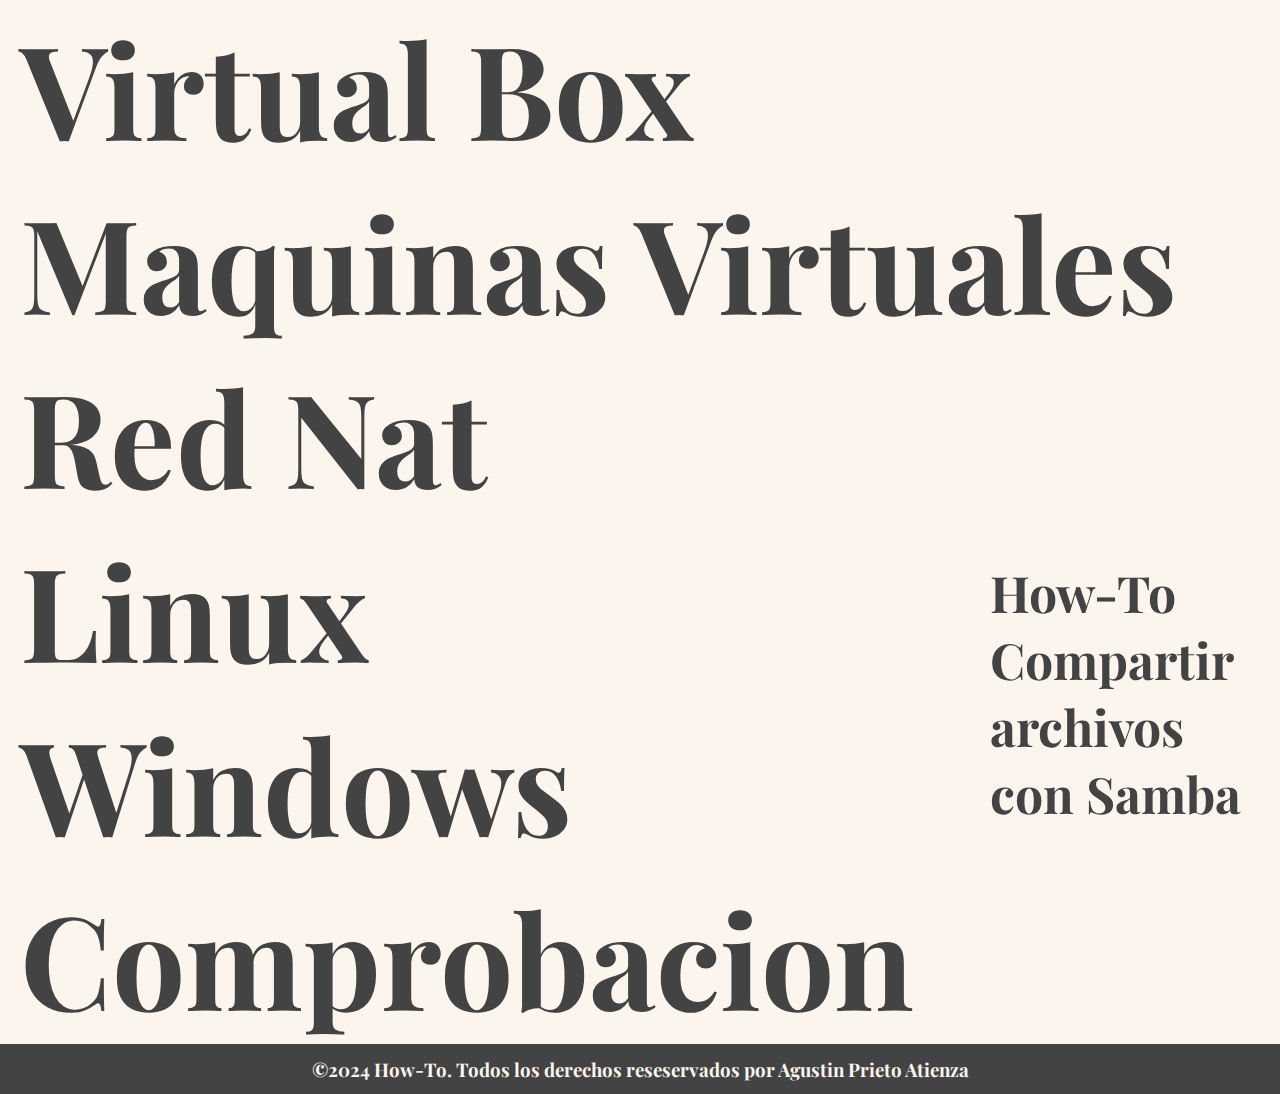
<file: index.html>
<!DOCTYPE html>
<html lang="en">
<head>
    <!--Conectar el css-->
    <link rel="stylesheet" href="Recursos/Css/styles.css">
    <link rel="stylesheet" href="Recursos/Css/stylesIndex.css">
    <!--Logo-->
    <link rel="icon"  href="/Recursos/logo.ico" />    
    <!--Caracteres-->
    <meta charset="UTF-8">
    <meta name="viewport" content="width=device-width, initial-scale=1.0">
    <!--Nombre de la pagina-->
    <title>Paso a Paso. Samba</title>

</head>
<body>
    <!--Navegacion entre las diferentes paginas-->
    <nav>
        <!--Enlaces entre las paginas-->
        <h2><a href="./Pagina/VirtualBox.html">Virtual Box</a></h2>
        <h2><a href="./Pagina/MV.html">Maquinas Virtuales</a></h2>
        <h2><a href="./Pagina/RN.html">Red Nat</a></h2>
        <h2><a href="./Pagina/linux.html">Linux</a></h2>
        <h2><a href="./Pagina/windows.html">Windows</a></h2>
        <h2><a href="./Pagina/comprobacion.html">Comprobacion</a></h2>
    </nav>

    <!--Encabezado-->
    <header>
        <!--Tituto de la pagina-->
        <h1>How-To <br> Compartir archivos <br> con Samba</h1>
    </header>
    
    <!--Pie de pagina-->
    <footer>
        <!--Derechos de autor-->
        <span>SS</span>
        <h3>&copy;2024 How-To. Todos los derechos reseservados por Agustin Prieto Atienza</h3>
        <span>SS</span>
    </footer>
</body>
</html>
</file>
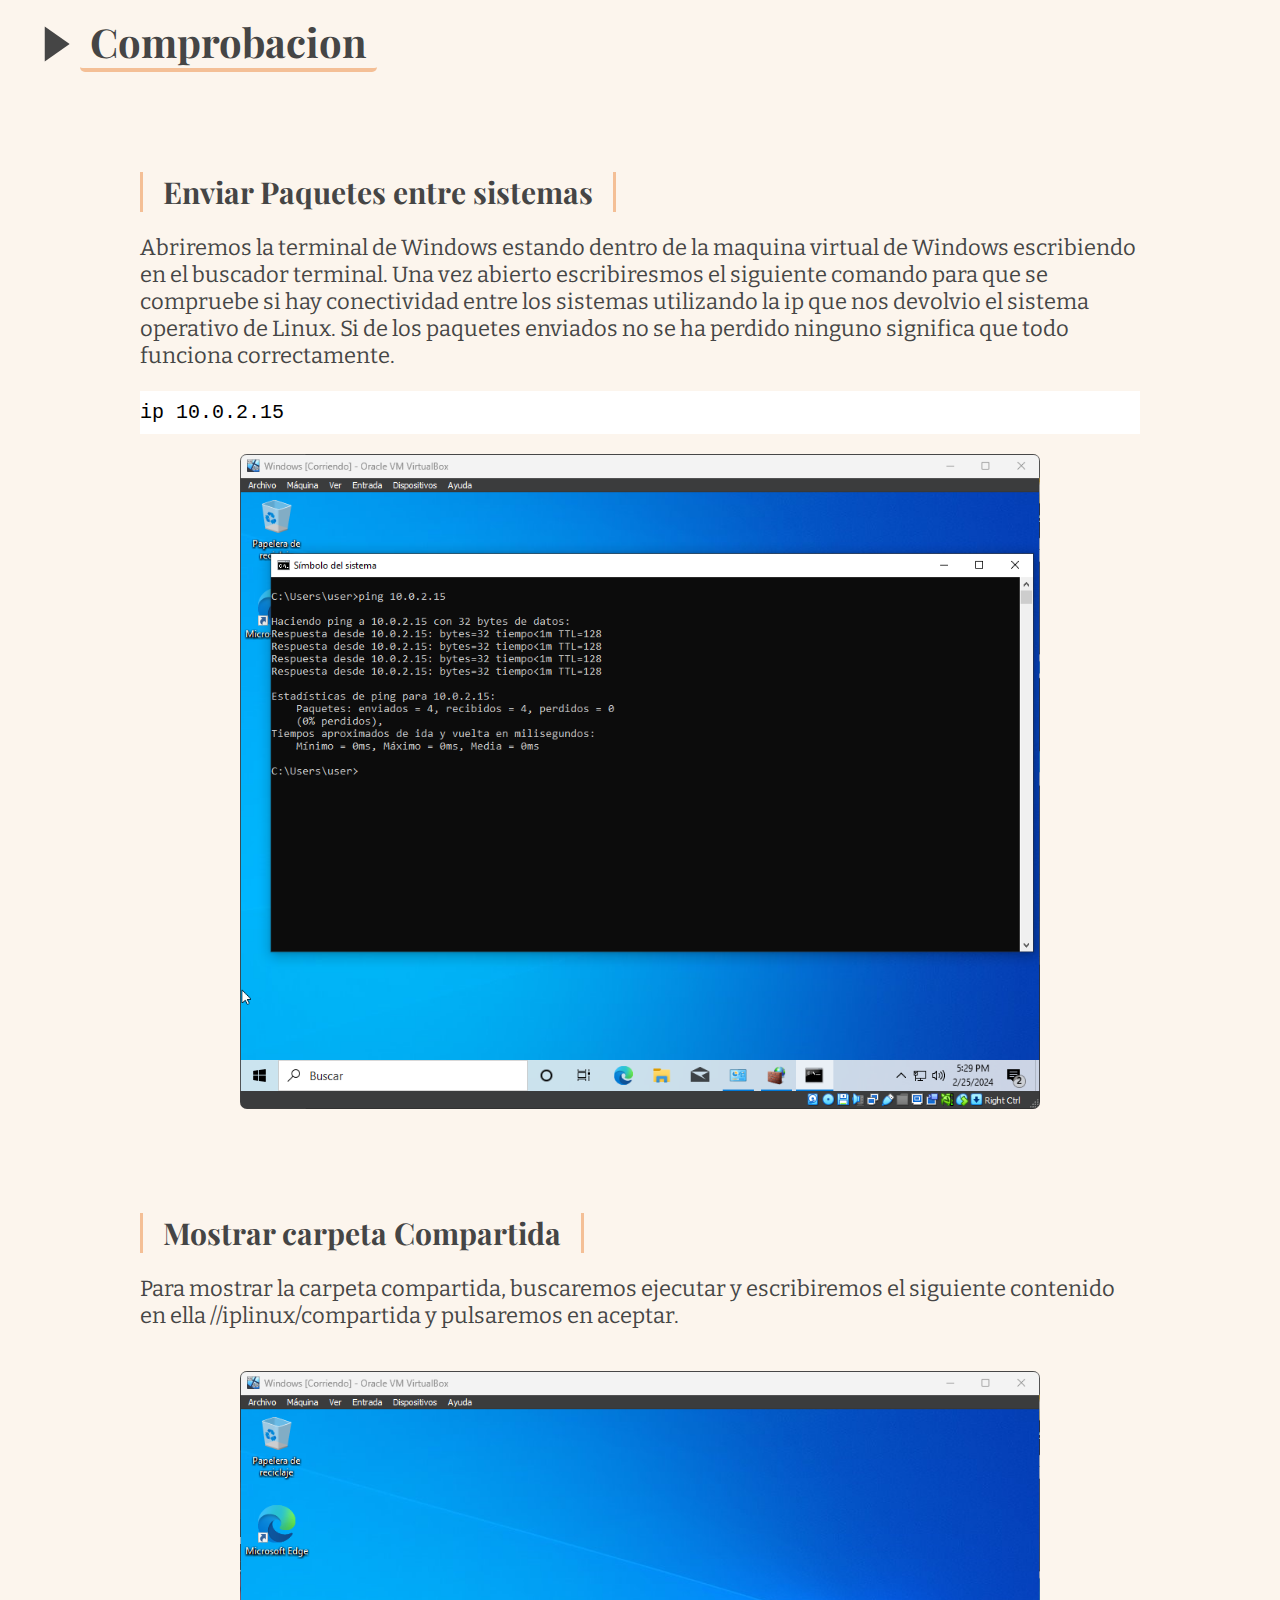
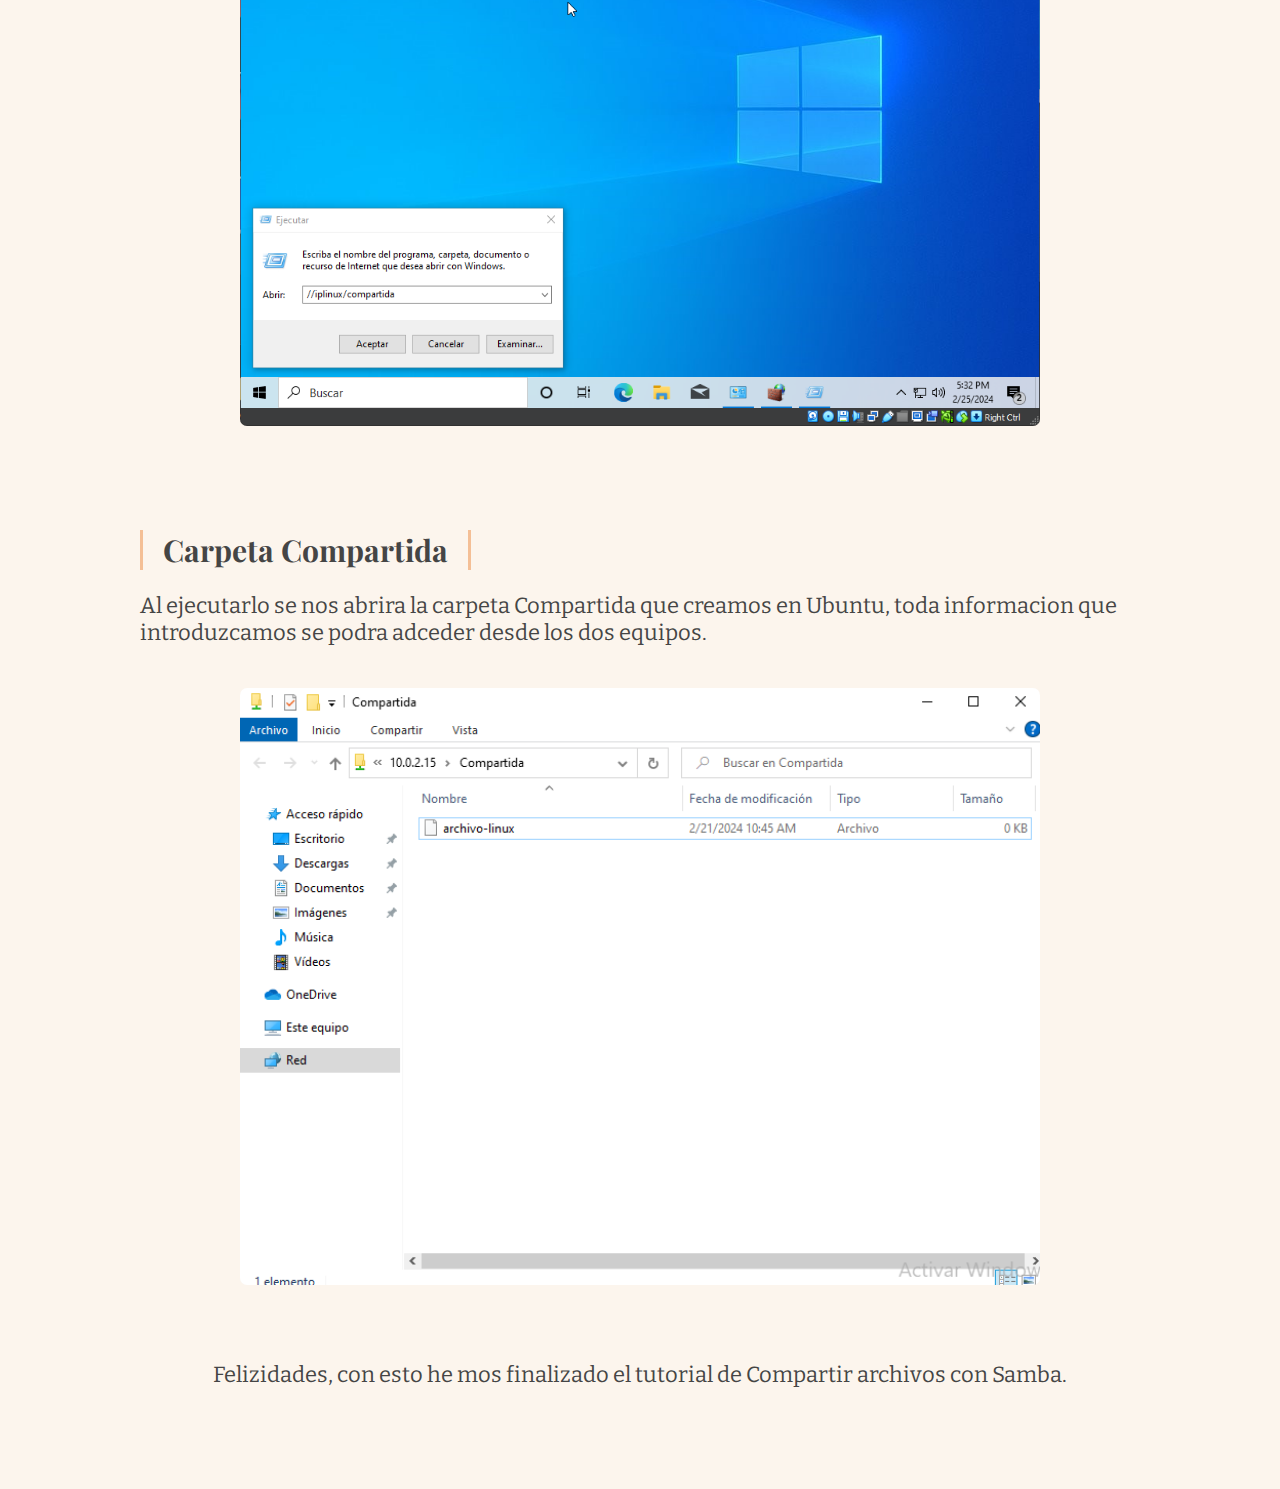
<file: Pagina/comprobacion.html>
<!DOCTYPE html>
<html lang="en">
<head>
    <link rel="stylesheet" href="../Recursos/Css/styles.css">
    <link rel="stylesheet" href="../Recursos/Css/header.css">
    <link rel="stylesheet" href="../Recursos/Css/stylesC.css">

    <link rel="icon"  href="../Recursos/logo.ico" />   

    <meta charset="UTF-8">
    <meta name="viewport" content="width=device-width, initial-scale=1.0">
    <title>Comprobacion</title>
</head>
<body>
    <header id="headerP">
        <!--
            He creado un svg al ser una figura simple en vez de utilizar un .png o un .jpg, 
            utilizo un svg para que con matematicas cree la forma deseada. Cuando se clice sobre el volvera en el historial 
            a su posicion anterior,
        -->
        <svg onclick="history.go(-1)" fill="#454545" width="50px" height="50px" viewBox="0 0 32 32" xmlns="http://www.w3.org/2000/svg"><path d="M20.697 24L9.303 16.003 20.697 8z"/></svg>

        <h1 id="titulo">Comprobacion</h1>
    </header>

    <!--Creo un cuerpo para agregar la informacion principal-->
    <main>


        <article>
            <!--Creo el titulo-->
            <h2>Enviar Paquetes entre sistemas</h2>
            <!--El texto explicativo-->
            <p>
                Abriremos la terminal de Windows estando dentro de la maquina virtual de Windows
                escribiendo en el buscador terminal. Una vez abierto escribiresmos el siguiente 
                comando para que se compruebe si hay conectividad entre los sistemas utilizando la ip 
                que nos devolvio el sistema operativo de Linux. Si de los paquetes enviados no se ha
                perdido ninguno significa que todo funciona correctamente.
            </p>
            <!--Con la etiqueta code escribimos a un estado parecido y similar a codigo-->
            <code>ip 10.0.2.15</code>

            <!--
                Introduzco una imagen atra vez de una etiqueta img, en caso de que no se cargara la img
                se cargaria la infirmacion que contiene el atributo alt
            -->
            <img src="../Recursos/img/comprobacion/TerminalPaquetes.png" alt="Enviar Paquetes entre sistemas">

        </article>

        <article>
            <h2>Mostrar carpeta Compartida</h2>

            <p>
                Para mostrar la carpeta compartida, buscaremos ejecutar y escribiremos el 
                siguiente contenido en ella //iplinux/compartida y pulsaremos en aceptar.
            </p>


            <img src="../Recursos/img/comprobacion/ejecutador.png" alt="Ejecutar carpeta">

        </article>

        <article>
            <h2>Carpeta Compartida</h2>

            <p>
                Al ejecutarlo se nos abrira la carpeta Compartida que creamos en Ubuntu, toda informacion que 
                introduzcamos se podra adceder desde los dos equipos.
            </p>


            <img src="../Recursos/img/comprobacion/ultimo.png" alt="Carpeta compartida">

        </article>


        <footer>
            <p>Felizidades, con esto he mos finalizado el tutorial de Compartir archivos con Samba.</p> 
        </footer>



    </main>
</body>
</html>
</file>
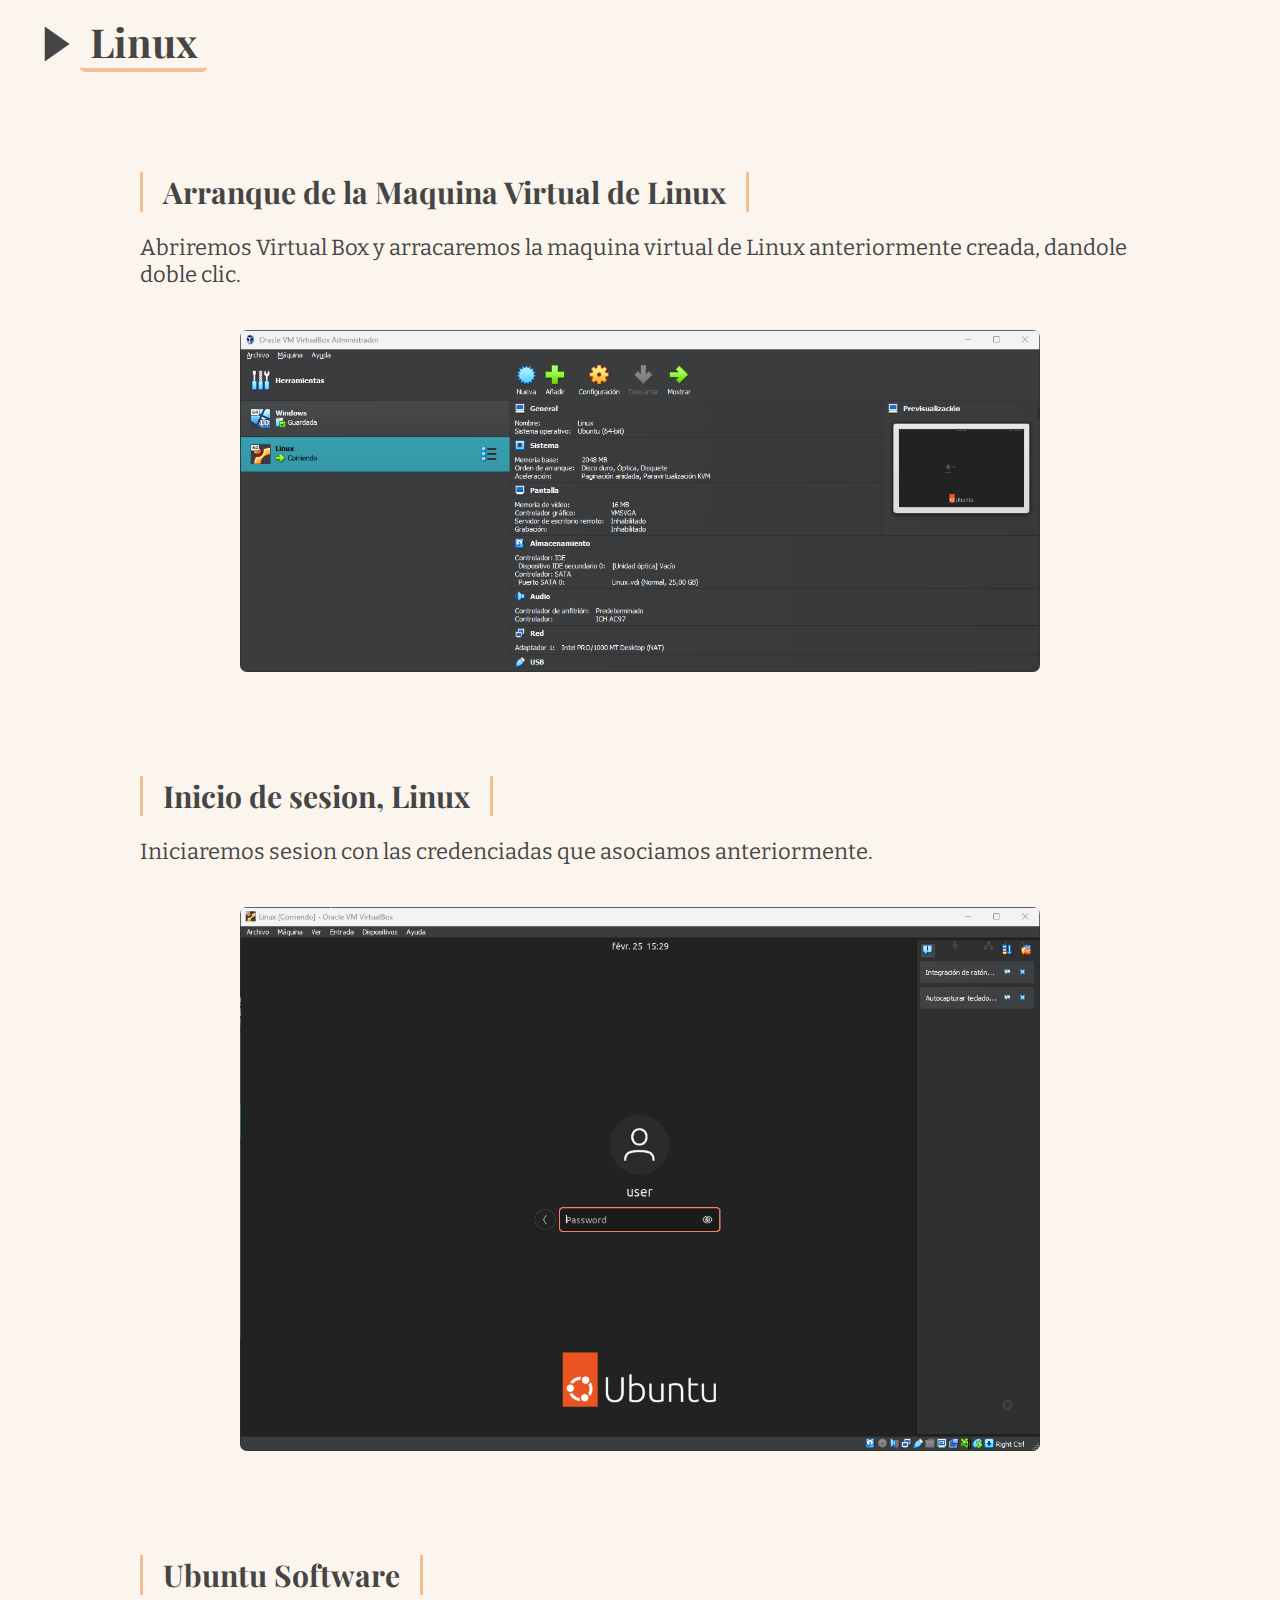
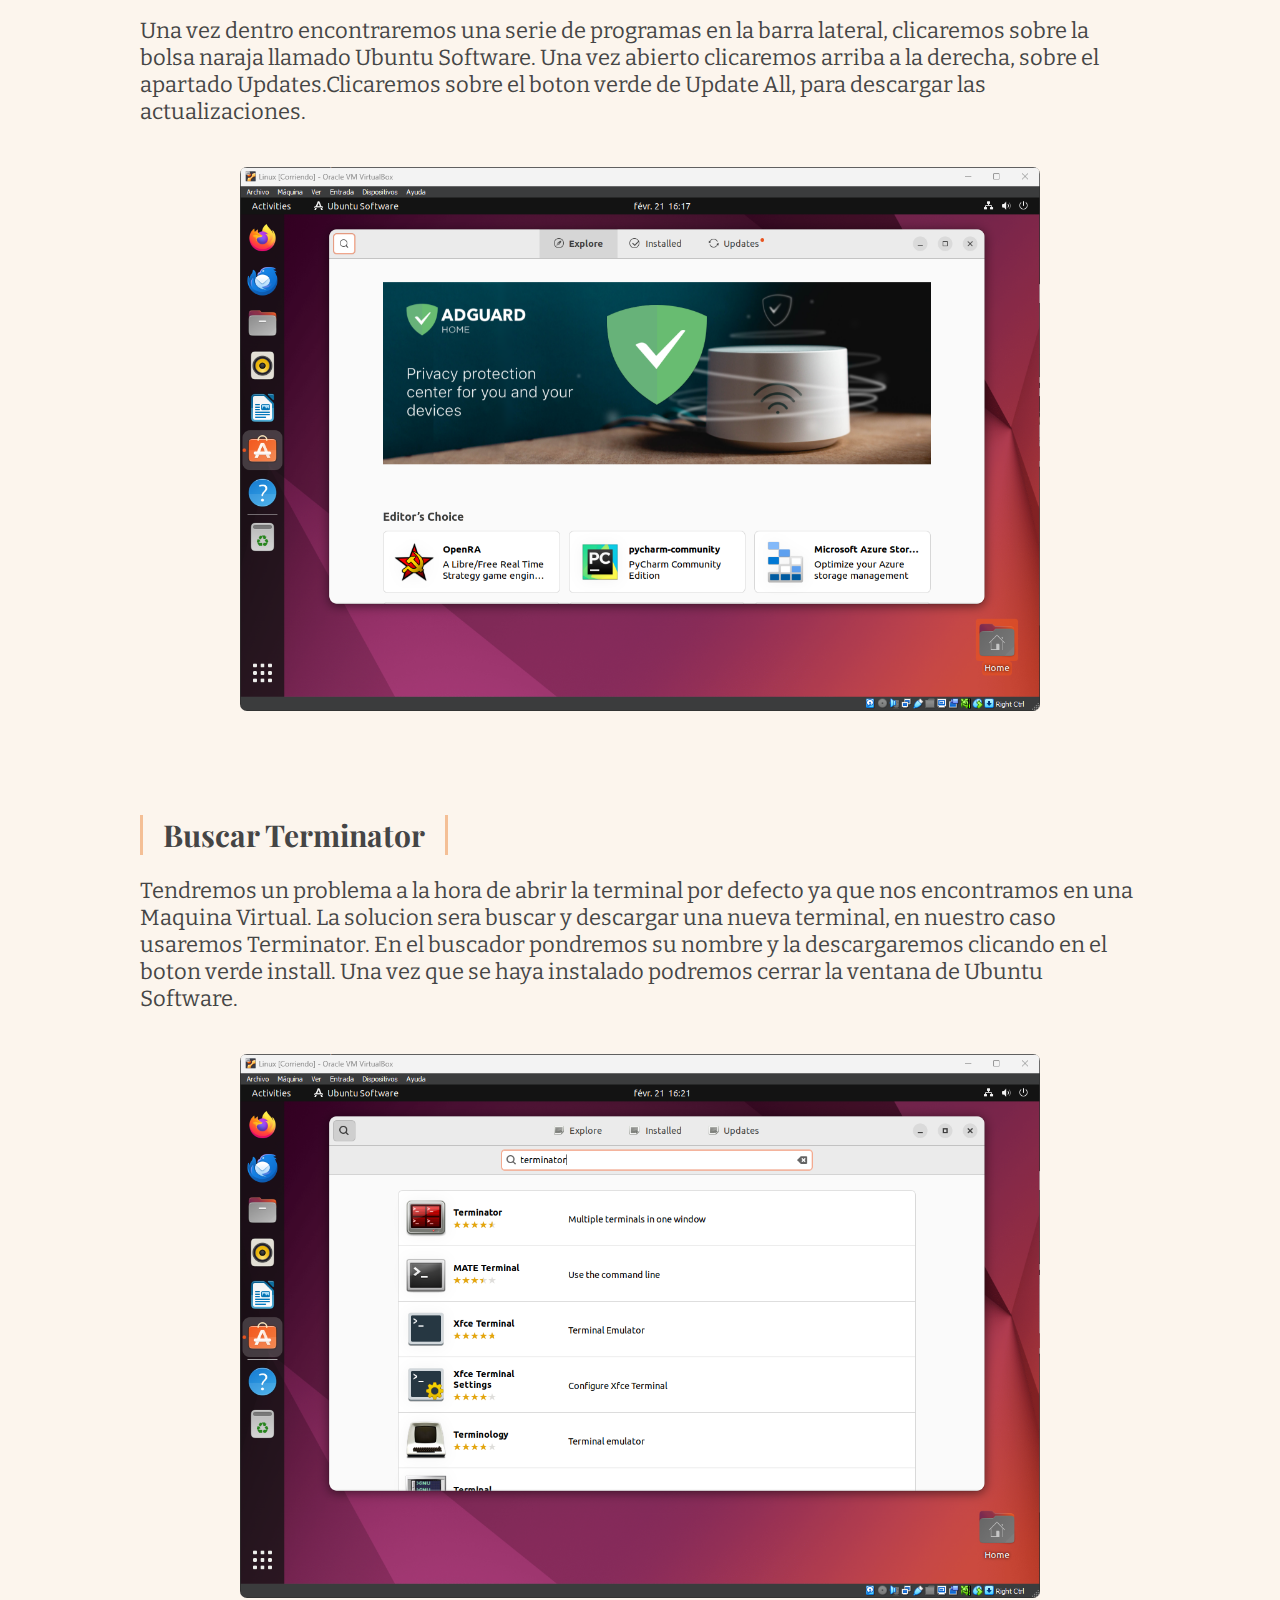
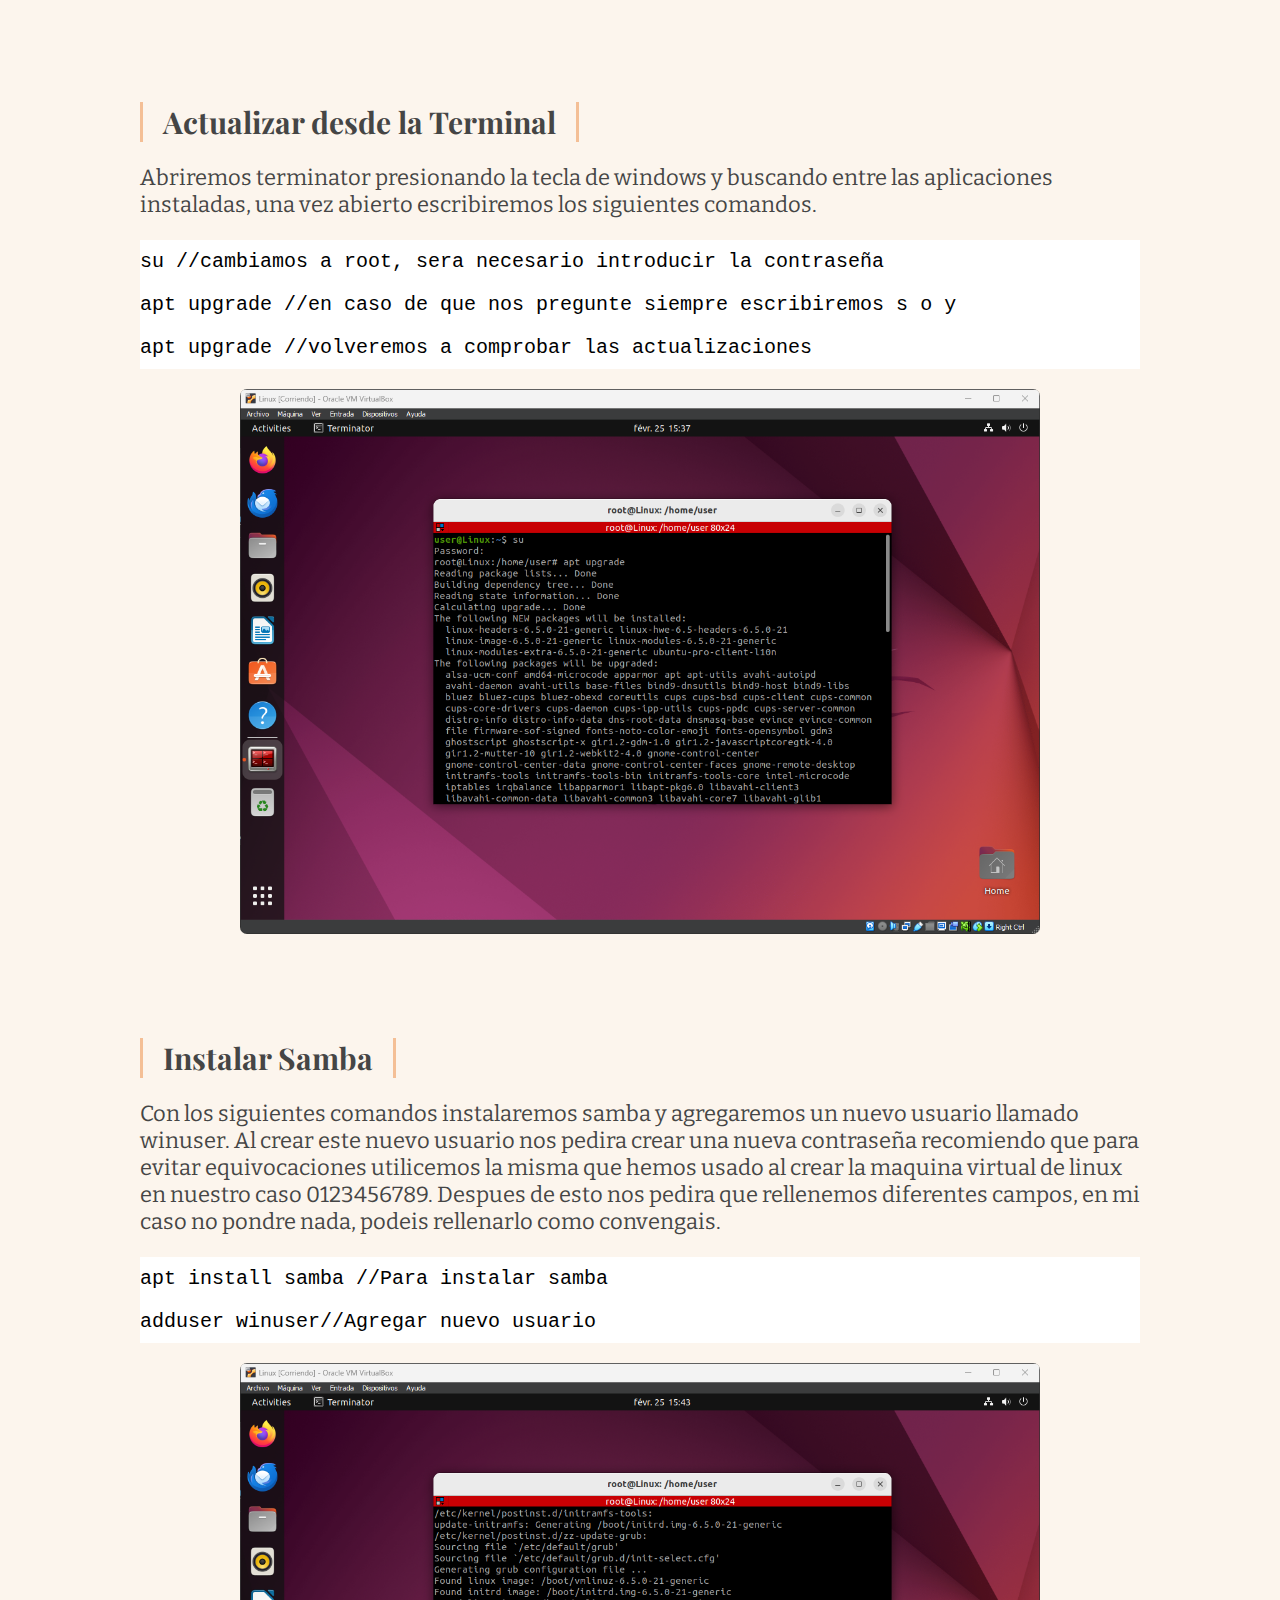
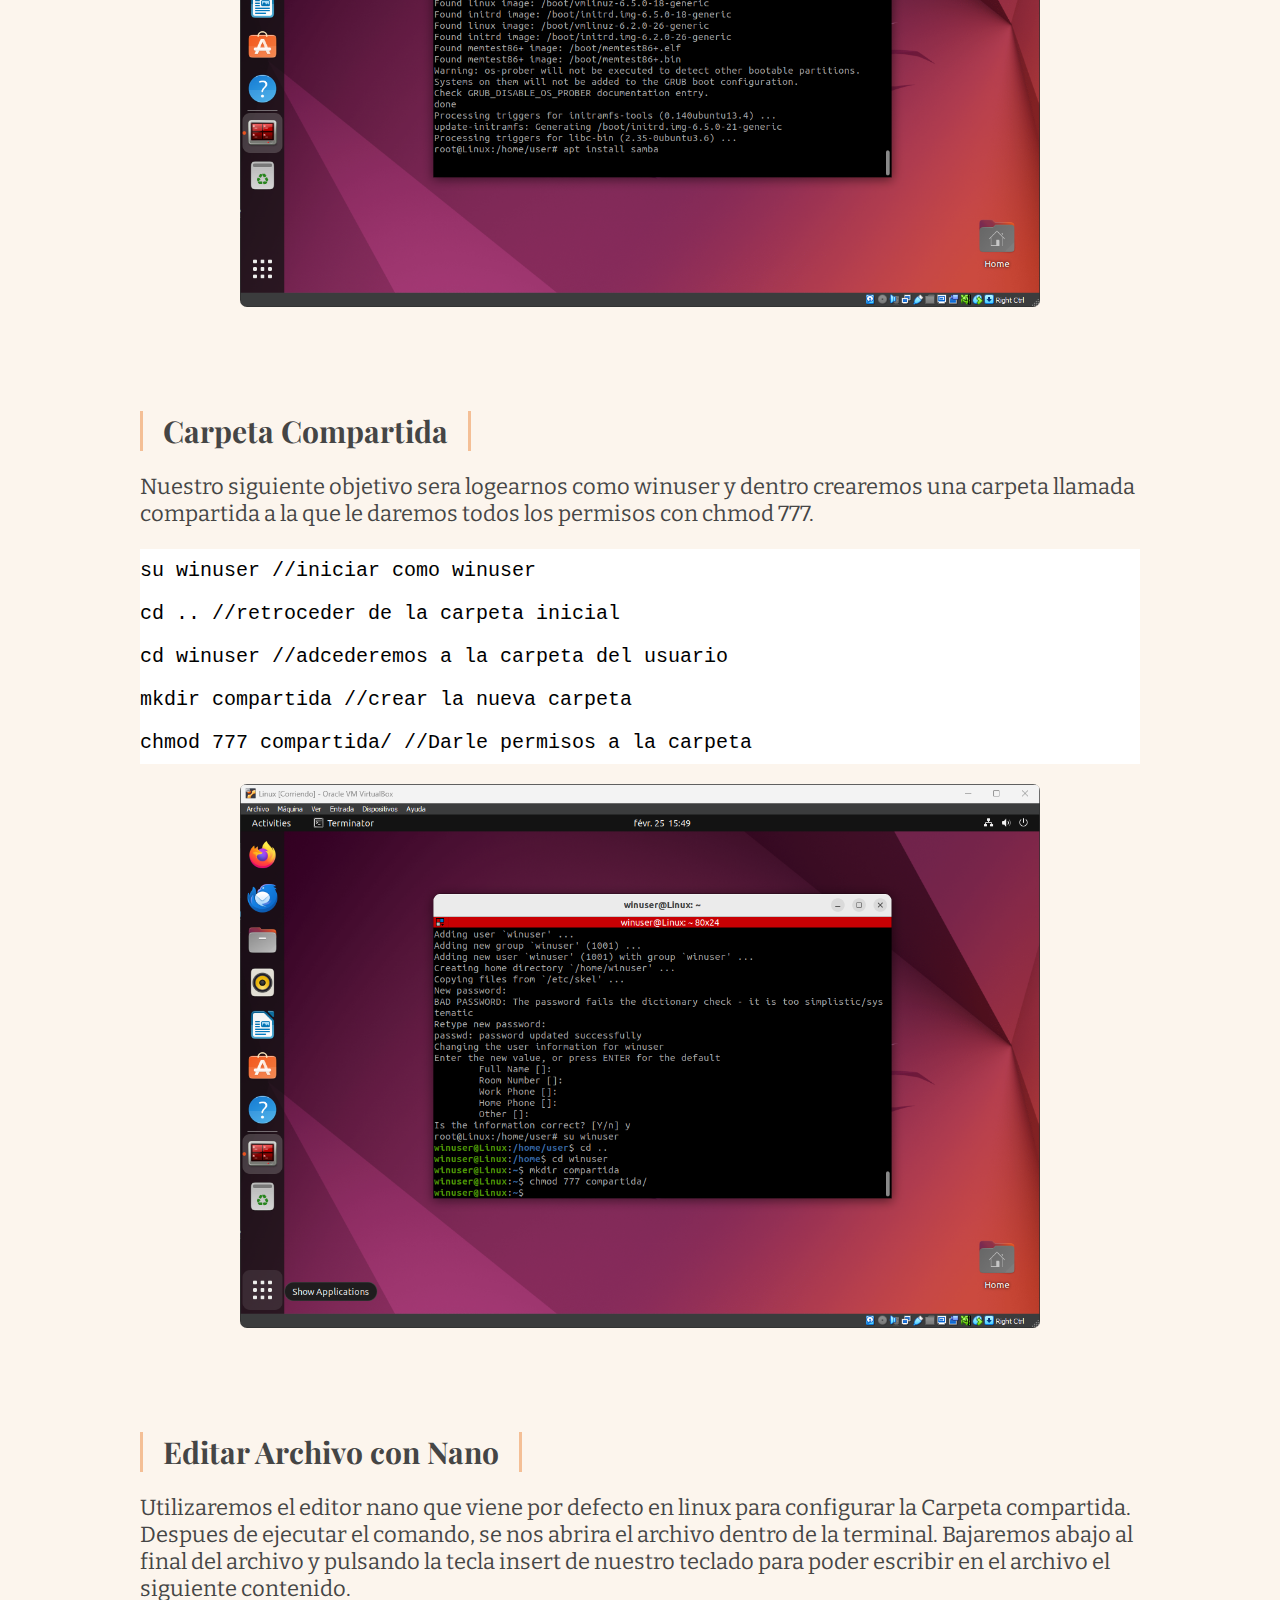
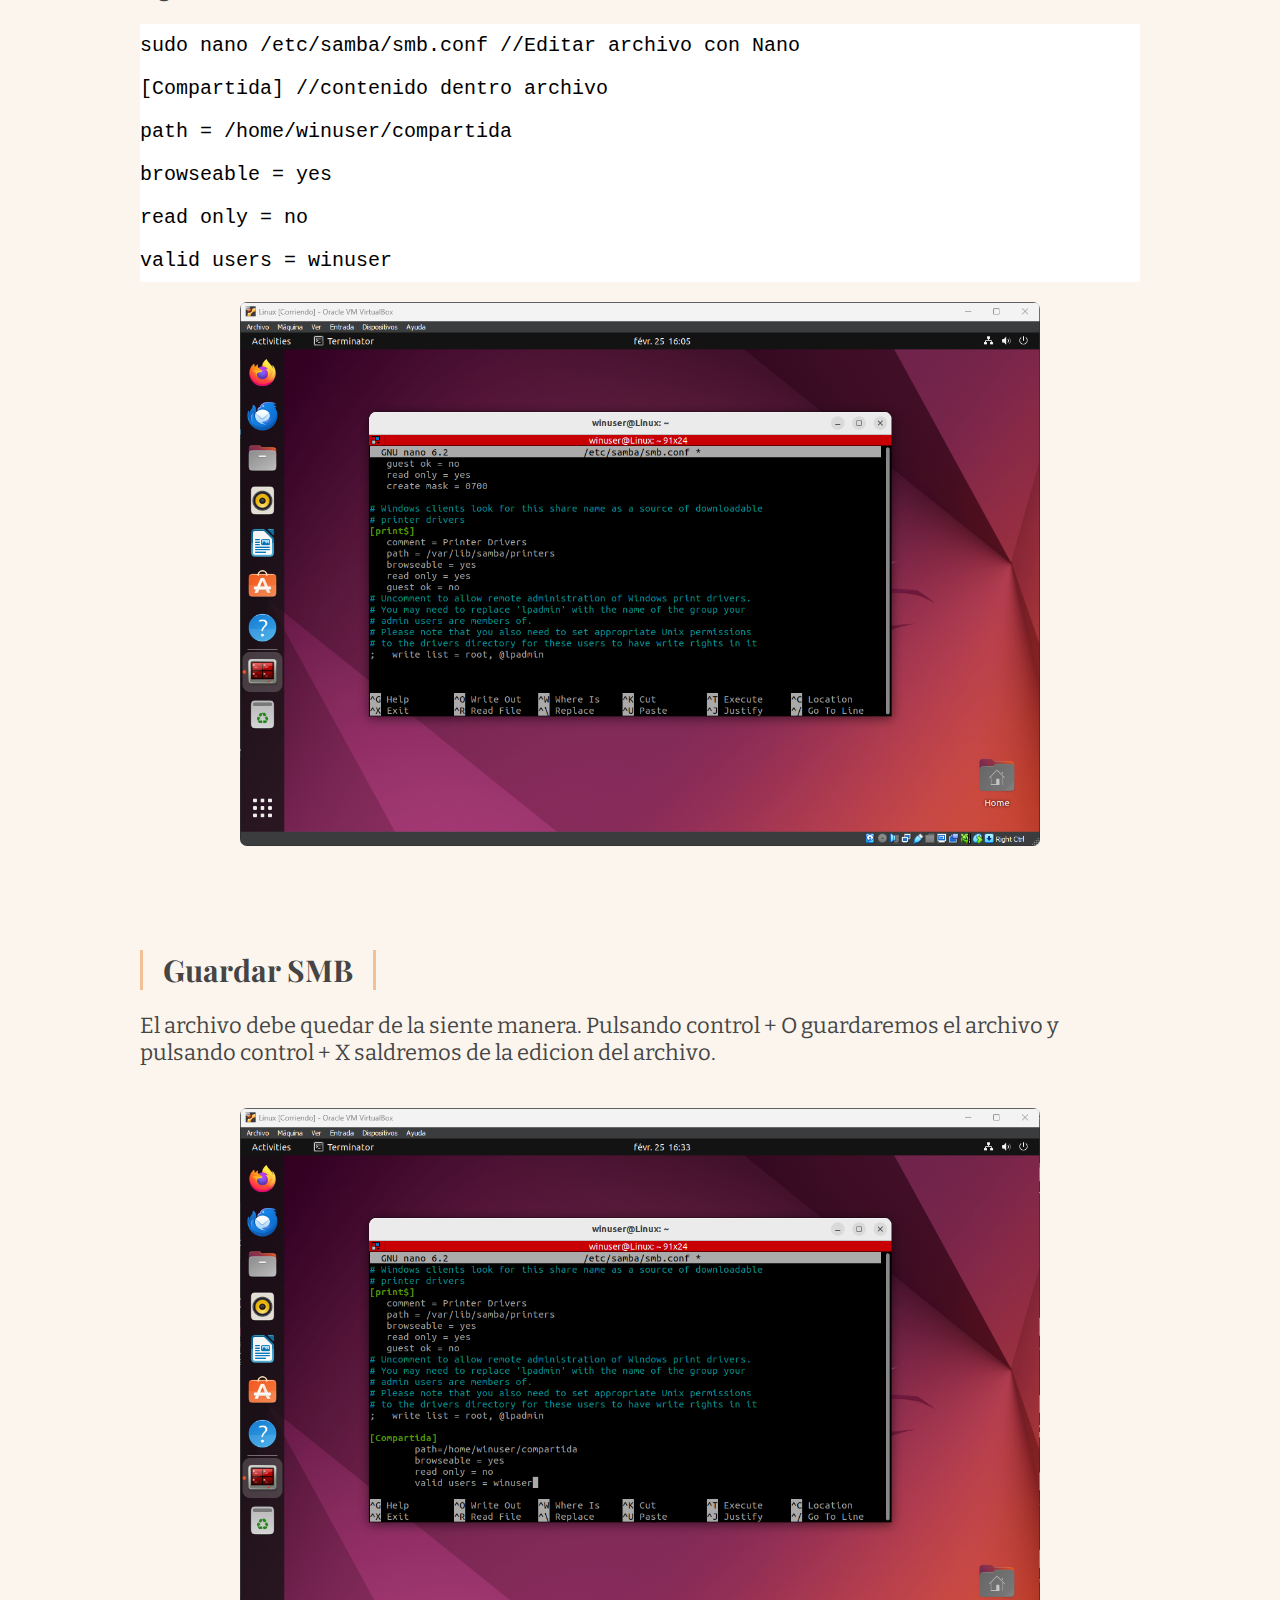
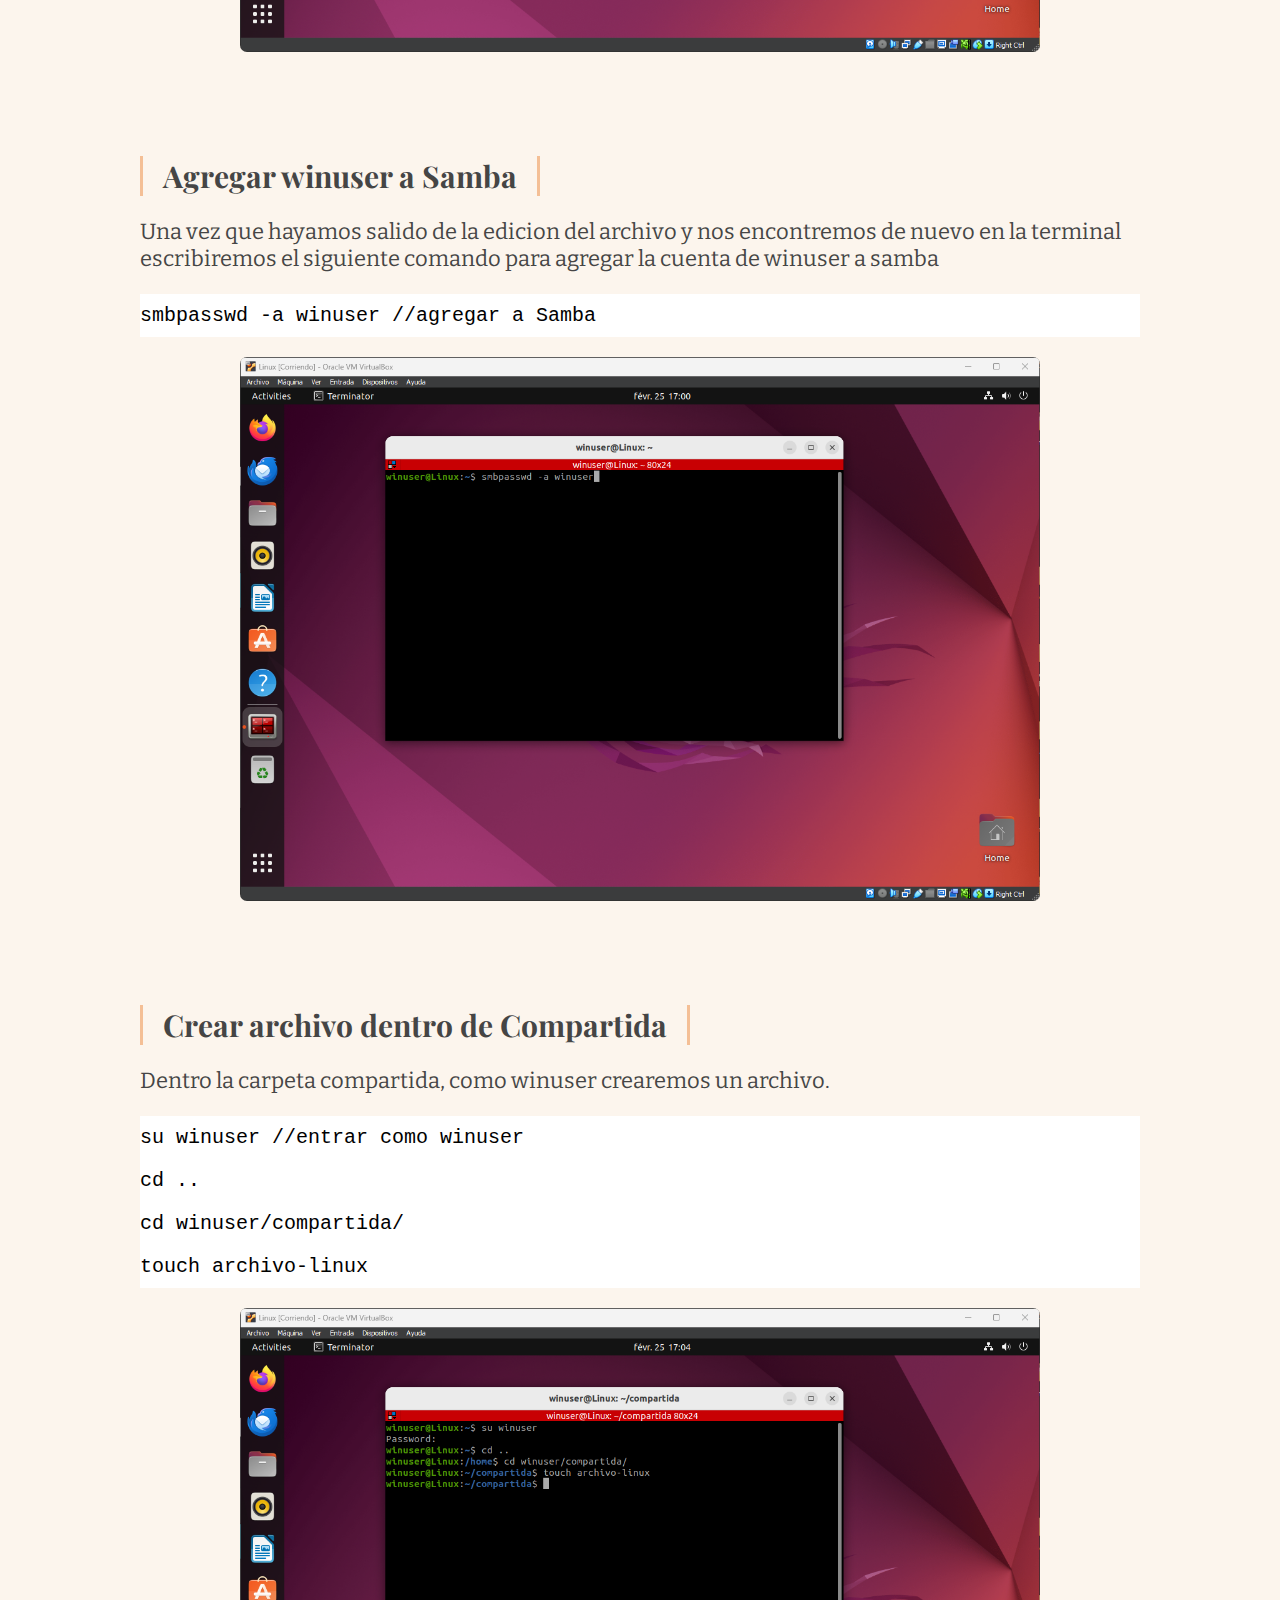
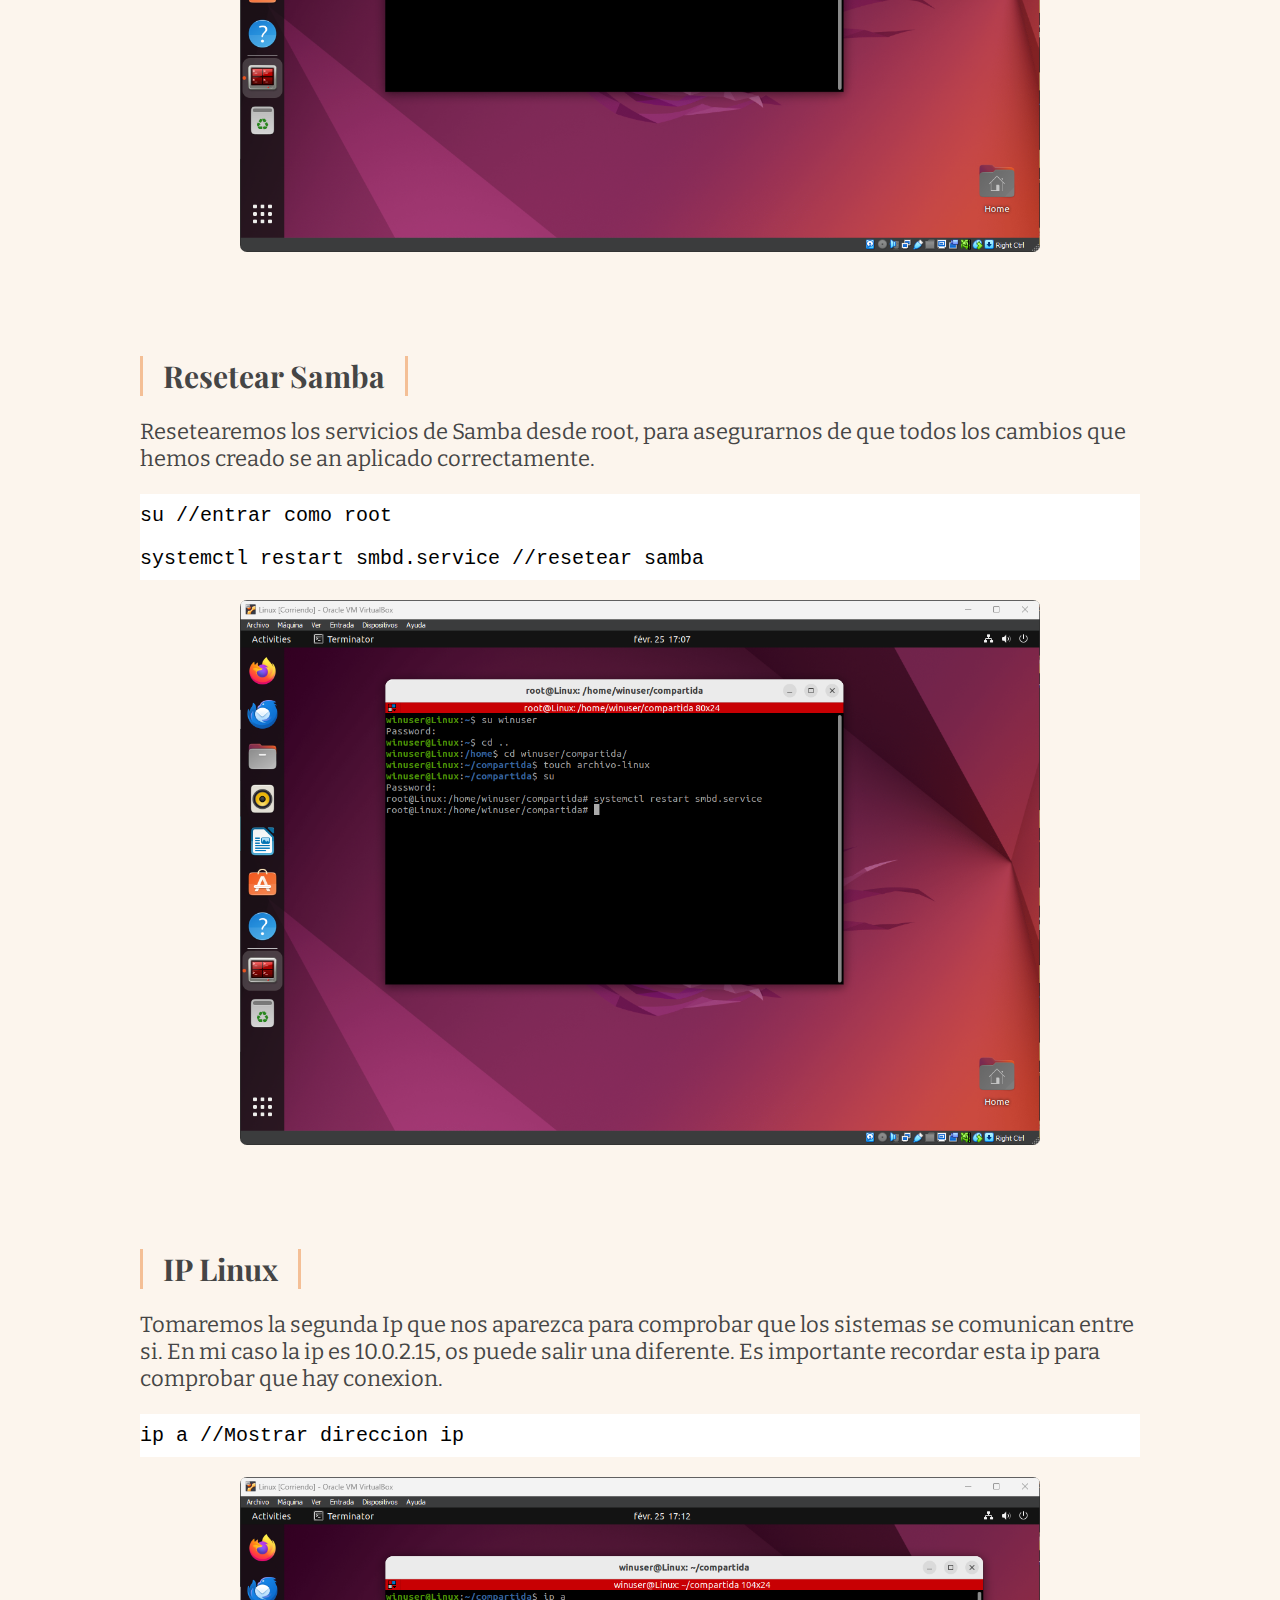
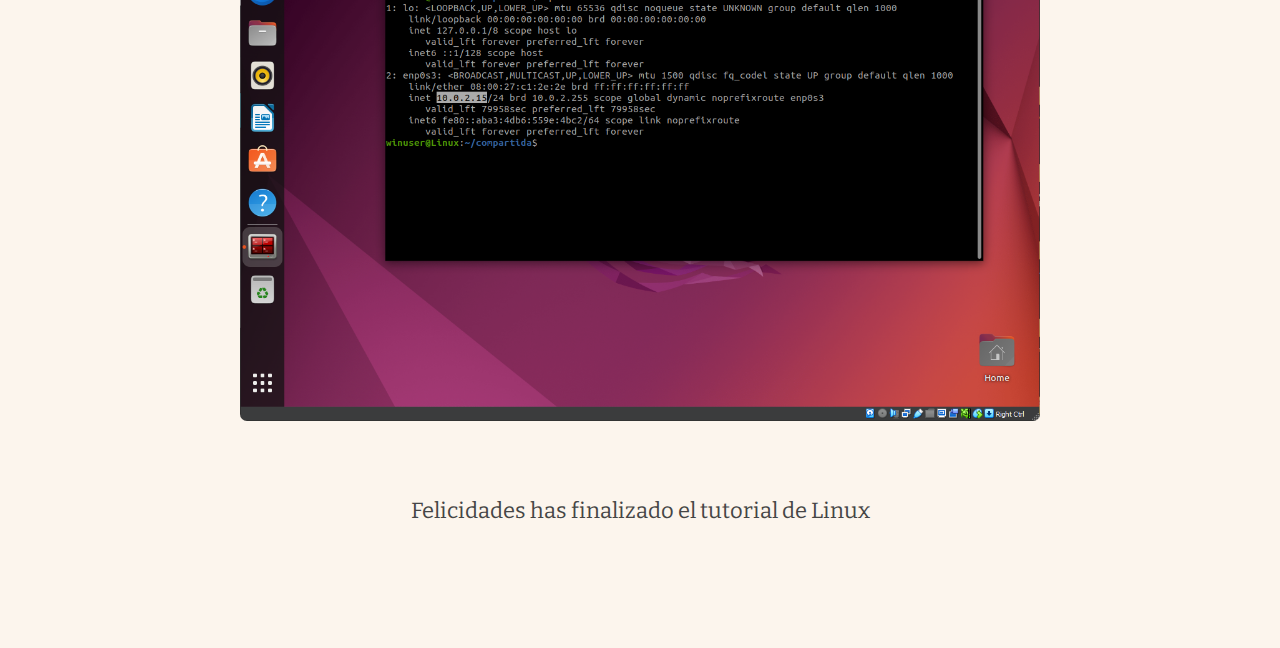
<file: Pagina/linux.html>
<!DOCTYPE html>
<html lang="en">
<head>
    <link rel="stylesheet" href="../Recursos/Css/styles.css">
    <link rel="stylesheet" href="../Recursos/Css/header.css">
    <link rel="stylesheet" href="../Recursos/Css/stylesC.css">

    <link rel="icon"  href="../Recursos/logo.ico" />   


    <meta charset="UTF-8">
    <meta name="viewport" content="width=device-width, initial-scale=1.0">
    <title>Linux</title>
</head>
<body>
    <header id="headerP">
        
        <svg onclick="history.go(-1)" fill="#454545" width="50px" height="50px" viewBox="0 0 32 32" xmlns="http://www.w3.org/2000/svg"><path d="M20.697 24L9.303 16.003 20.697 8z"/></svg>

        <h1 id="titulo">Linux</h1>
    </header>
    <main>

        <article>
            <h2>Arranque de la Maquina Virtual de Linux</h2>

            <p>
                Abriremos Virtual Box y arracaremos la maquina virtual de Linux anteriormente creada, dandole doble clic.
            </p>

            <img src="../Recursos/img/Linux/ArrancarMVLinux.png" alt="Arracar la Maquina Virtual de Linux">

        </article>

        <article>
            <h2>Inicio de sesion, Linux</h2>

            <p>
                Iniciaremos sesion con las credenciadas que asociamos anteriormente. 
            </p>

            <img src="../Recursos/img/Linux/InicioLinux.png" alt="Inicion de sesion, Linux">

        </article>

        <article>
            <h2>Ubuntu Software</h2>

            <p>
                Una vez dentro encontraremos una serie de programas en la barra lateral, clicaremos sobre la bolsa naraja 
                llamado Ubuntu Software. Una vez abierto clicaremos arriba a la derecha, sobre el apartado Updates.Clicaremos 
                sobre el boton verde de Update All, para descargar las actualizaciones.
            </p>

            <img src="../Recursos/img/Linux/abrirTienda.png" alt="Abrir el Ubuntu Software">

        </article>

        <article>
            <h2>Buscar Terminator</h2>

            <p>
                Tendremos un problema a la hora de abrir la terminal por defecto ya que nos encontramos en una Maquina Virtual.
                La solucion sera buscar y descargar una nueva terminal, en nuestro caso usaremos Terminator. En el buscador pondremos 
                su nombre y la descargaremos clicando en el boton verde install. Una vez que se haya instalado podremos cerrar la ventana 
                de Ubuntu Software.
            </p>

            <img src="../Recursos/img/Linux/buscarTerminator.png" alt="Buscar Terminator">

        </article>

        <article>
            <h2>Actualizar desde la Terminal</h2>

            <p>
                Abriremos terminator presionando la tecla de windows y buscando entre las aplicaciones instaladas, 
                una vez abierto escribiremos los siguientes comandos.
            </p>

            <code>su            //cambiamos a root, sera necesario introducir la contraseña </code>
            <code>apt upgrade   //en caso de que nos pregunte siempre escribiremos s o y </code>
            <code>apt upgrade   //volveremos a comprobar las actualizaciones</code>


            <img src="../Recursos/img/Linux/actualizarDesdeTerminal.png" alt="Actualizar desde Terminal">

        </article>

        <article>
            <h2>Instalar Samba</h2>

            <p>
                Con los siguientes comandos instalaremos samba y agregaremos un nuevo usuario llamado winuser.
                Al crear este nuevo usuario nos pedira crear una nueva contraseña recomiendo que para evitar equivocaciones
                utilicemos la misma que hemos usado al crear la maquina virtual de linux en nuestro caso 0123456789. Despues de
                esto nos pedira que rellenemos diferentes campos, en mi caso no pondre nada, podeis rellenarlo como convengais. 
            </p>

            <code>apt install samba //Para instalar samba</code>
            <code>adduser winuser//Agregar nuevo usuario</code>

            <img src="../Recursos/img/Linux/instalarSamba.png" alt="Instalacion de Samba">

        </article>

        <article>
            <h2>Carpeta Compartida</h2>

            <p>
                Nuestro siguiente objetivo sera logearnos como winuser y dentro crearemos una carpeta llamada compartida a la que 
                le daremos todos los permisos con chmod 777.
            </p>

            <code>su winuser //iniciar como winuser</code>
            <code>cd ..      //retroceder de la carpeta inicial</code>
            <code>cd winuser //adcederemos a la carpeta del usuario</code>
            <code>mkdir compartida //crear la nueva carpeta</code>
            <code>chmod 777 compartida/  //Darle permisos a la carpeta</code>

            <img src="../Recursos/img/Linux/entramosComoWinuser.png" alt="Creacion de la carpeta compartida">

        </article>

        <article>
            <h2>Editar Archivo con Nano</h2>

            <p>
                Utilizaremos el editor nano que viene por defecto en linux para configurar la Carpeta 
                compartida. Despues de ejecutar el comando, se nos abrira el archivo dentro de la terminal.
                Bajaremos abajo al final del archivo y pulsando la tecla insert de nuestro teclado para poder
                escribir en el archivo el siguiente contenido.
            </p>

            <code>sudo nano /etc/samba/smb.conf      //Editar archivo con Nano</code>
            <code>[Compartida]      //contenido dentro archivo</code>
            <code>path = /home/winuser/compartida</code>
            <code>browseable = yes</code>
            <code>read only = no</code>
            <code>valid users = winuser</code>

            <img src="../Recursos/img/Linux/NanoSMB.png" alt="Editar el archivo con nano">

        </article>

        <article>
            <h2>Guardar SMB</h2>

            <p>
                El archivo debe quedar de la siente manera. Pulsando control + O guardaremos el archivo y 
                pulsando control + X saldremos de la edicion del archivo.

            </p>

            <img src="../Recursos/img/Linux/guardarSMB.png" alt="Guadar el archivo smb">

        </article>

        <article>
            <h2>Agregar winuser a Samba</h2>

            <p>
                Una vez que hayamos salido de la edicion del archivo y nos encontremos de nuevo
                en la terminal escribiremos el siguiente comando para agregar la cuenta de winuser
                a samba
            </p>

            <code>smbpasswd -a winuser //agregar a Samba</code>

            <img src="../Recursos/img/Linux/winuserASamba.png" alt="Agregar winuser a Samba">

        </article>

        <article>
            <h2>Crear archivo dentro de Compartida</h2>

            <p>
                Dentro la carpeta compartida, como winuser crearemos un archivo.
            </p>

            <code>su winuser //entrar como winuser</code>
            <code>cd ..</code>
            <code>cd winuser/compartida/</code>
            <code>touch archivo-linux</code>
            
            <img src="../Recursos/img/Linux/CrearArchivo.png" alt="Crear archivo en compartida">

        </article>

        <article>
            <h2>Resetear Samba</h2>

            <p>
                Resetearemos los servicios de Samba desde root, para asegurarnos de que todos 
                los cambios que hemos creado se an aplicado correctamente.
            </p>

            <code>su  //entrar como root</code>
            <code>systemctl restart smbd.service //resetear samba</code>
            
            
            <img src="../Recursos/img/Linux/resetearServicio.png" alt="Resetear samba">

        </article>

        <article>
            <h2>IP Linux</h2>

            <p>
                Tomaremos la segunda Ip que nos aparezca para comprobar que los sistemas se 
                comunican entre si. En mi caso la ip es 10.0.2.15, os puede salir una diferente.
                Es importante recordar esta ip para comprobar que hay conexion.
            </p>

            <code>ip a //Mostrar direccion ip</code>
            
            <img src="../Recursos/img/Linux/ip.png" alt="Direccion Ip">

        </article>

        <footer>
            <p>Felicidades has finalizado el tutorial de Linux</p>
        </footer>
    </main>


</body>
</html>
</file>
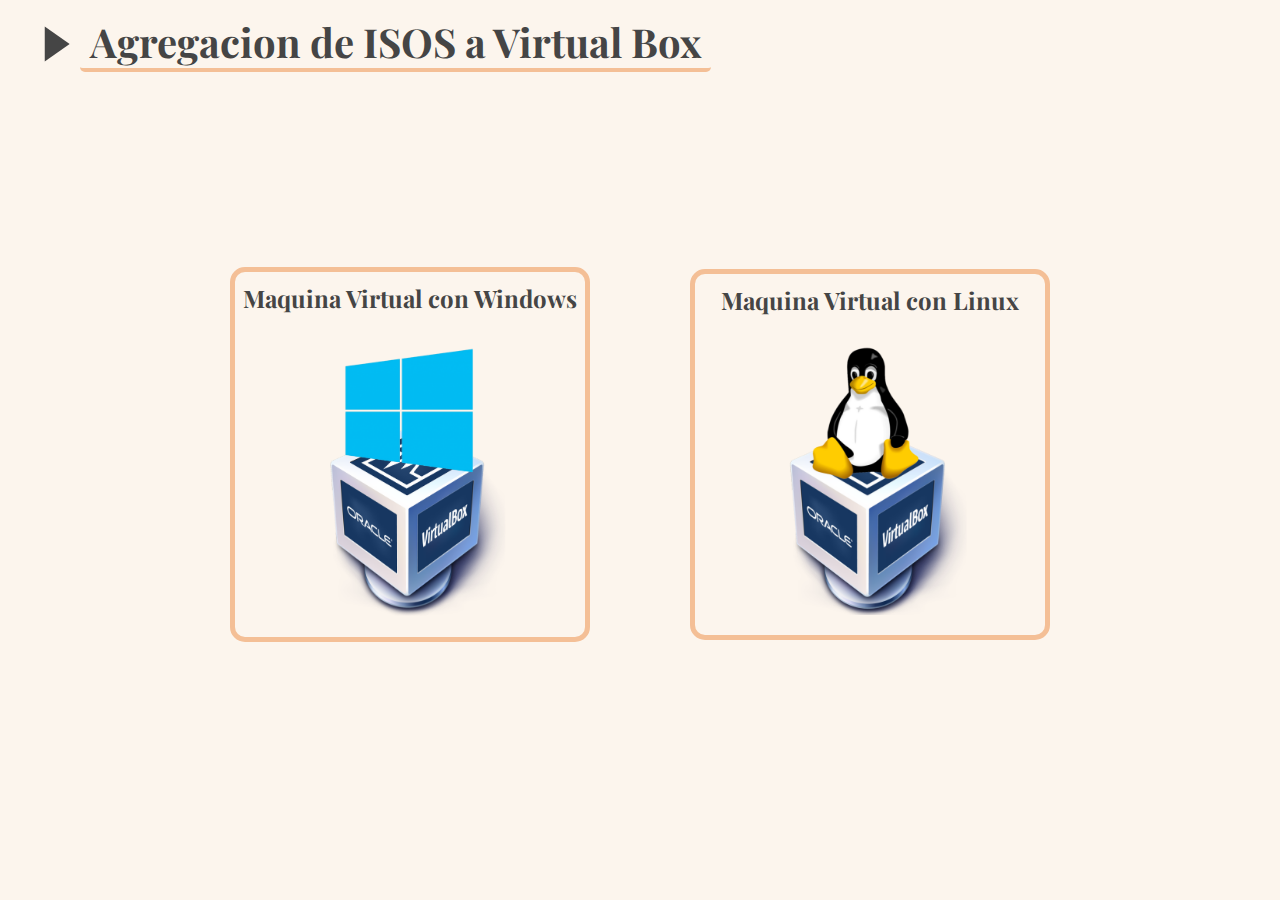
<file: Pagina/MV.html>
<!DOCTYPE html>
<html lang="en">
<head>
    <script src="../Recursos/JS/scriptVE.js" defer></script>
    <link rel="stylesheet" href="../Recursos/Css/styles.css">
    <link rel="stylesheet" href="../Recursos/Css/stylesMV.css">
    <link rel="icon"  href="../Recursos/logo.ico" />   

    <meta charset="UTF-8">
    <meta name="viewport" content="width=device-width, initial-scale=1.0">
    <title>Agregacion de ISOS VB</title>
</head>
<body>
    <header id="headerP">
        
        <svg onclick="history.go(-1)" fill="#454545" width="50px" height="50px" viewBox="0 0 32 32" xmlns="http://www.w3.org/2000/svg"><path d="M20.697 24L9.303 16.003 20.697 8z"/></svg>


        <h1>Agregacion de ISOS a Virtual Box</h1>
    </header>
    <main>
        <!--Cuando haga click sobre este div se activara el js con un valor para que sea identificado-->
        <div class="selectMV"  onclick="winlinVE(1)">
            <h2>Maquina Virtual con Windows</h2>
            <img src="../Recursos/img/MV/mkwindows.png" alt="Maquina Virtual Windows">
        </div>

        <div class="selectMV" onclick="winlinVE(2)">
            <h2>Maquina Virtual con Linux</h2>
            <img src="../Recursos/img/MV/mKlinux.png" alt="Maquina Virtual Linux">
        </div>

    </main>

    <div id="VE1">

        <div class="cuerpo">
            
            <header class="headerVE">
                <h2>Creacion de Maquina Virtual Windows</h2>
                <svg onclick="cerrarVE()" fill="#454545" width="50px" height="50px" viewBox="0 0 32 32" xmlns="http://www.w3.org/2000/svg"><path d="M20.697 24L9.303 16.003 20.697 8z"/></svg>
            </header>

            <article>
                <h3>1. Descargar la ISO de Windows10</h3>
                <section>
                    <p>
                        Para poder descargar la ISO (International Organization for Standardization) de Windows10 tenemos que visitar 
                        la siguiente <a href="https://www.microsoft.com/es-es/software-download/windows10ISO" target="_blank" rel="noopener">PaginaWeb</a>, oficial de Microsoft.
                    </p>
                    <img src="../Recursos/img/MV/Windows/Paginawindows.png" alt="Pagina de Windows">
                </section>

                <section>
                    <p>
                        Bajamos hasta la zona en la que aparece una sección llamada SELECCIONA UNA EDICIÓN. En la pestaña seleccionamos 
                        Windows10 (multi-edition ISO) y clicamos en el botón azul llamado Confirmar.
                    </p>
                    <img src="../Recursos/img/MV/Windows/VersiondeWindows.png" alt="Version de Windows">
                </section>
                
                <section>
                    <p>
                        Despues de clicar en el boton azul nos aparecera una nueva sección llamada SELECIONAR IDIOMA DEL PRODUCTO, 
                        en la que eligiremos la region a la que pertenemos para configurar la Hora y el Idioma. 
                        Por comodidad selecionare la version Español. Clicaremos de nuevo en el boton azul llamado Confirmar.
                    </p>
                    <img src="../Recursos/img/MV/Windows/RegionParaWindonws.png" alt="Region para la ISO de Windows">
                </section>

                <section>
                    <p>
                        Seguidamente se nos abrira una nueva seccion en la que nos aparecera dos tipos de descarga, el primero 
                        nos descarga Windows ISO a 32 bits y el segundo a 64 bits, es muy importante saber cual de los dos es 
                        mejor para la makina que vallamos a montar, en nuestro clicaremos sobre el de 64 bits, automaticamente 
                        se empezara a descargar en tu ordenador.
                    </p>
                    <img src="../Recursos/img/MV/Windows/Descargar64o32.png" alt="Descargar adaptado a nuestro sistema">
                </section>
            </article>

            <article>
                <h3>2. Crear una Nueva Maquina Virtual</h3>

                <section>
                    <p>
                        Presionamos en nuestro teclado la tecla de windows o clicamos en la lupa de la barra de tareas para 
                        buscar Virtual Box y asi abrirlo. Una vez abierto nos mostrara la siguiente ventana, nos mostrara diferentes 
                        zonas acciones que podemos hacer (Preferencias, Importar, Exportar, Nueva y Añadir), nosotros selecionaremos 
                        la opcion Nueva haciendo clic sobre la estrella azul.

                    </p>
                    <img src="../Recursos/img/MV/AbrirVB.png" alt="Abrir Virtual Box">
                </section>

                <section>
                    <p>
                        Senos abrirá una nueva pestaña, en la que nos muestra diferentes configuraciones que le podemos hacer a la 
                        máquina virtual. De todos los apartados solo nos interesan dos, primero el nombre: que le vamos a asignar en 
                        nuestro caso, asignaremos algo reconocible con Windows para saber de qué ISO se trata y el segundo apartado 
                        Imagen ISO: este apartado seleccionaremos Otro para abrir los archivos del equipo, debemos navegar hasta donde
                        tengamos la ISO, en nuestro caso la hemos descargado anteriormente así que se encuentre en la carpeta de descargas.
                        Una vez que hallamos terminados estos dos apartados, clicamos en el botón de la parte inferior derecha llamado Siguiente.
                    </p>
                    <img src="../Recursos/img/MV/Windows/VB/NombreMV.png" alt="Nombrar y selecionar la ISO">
                </section>

                <section>
                    <p>
                        En esta tercera ventana pedira un nombre de usuario y una contraseña para este usuario a modo de ejemplo le mostrare la configuracion 
                        que yo utilizare pero usted puede utilizar la que prefiera. A la derecha de estos dos apartados nos da la opcion de activar mediante
                        la clave de windows, nosotros le pondremos una clave generica que yo le proporciono:TX9XD-98N7V-6WMQ6-BX7FG-H8Q99. Despues de esto 
                        solo tendremos que clicar sobre el boton de Siguiente nuevamente abajo a la derecha.
                    </p>
                    <img src="../Recursos/img/MV/Windows/VB/ContraMV.png" alt="Seguridad de la Maquina Virtual">
                </section>

                <section>
                    <p>
                        En esta tercera ventana nos mostrara el rendimiento que le querramos poner a la maquina virtual partiendo de los componentes
                        de tu ordenador. Como vamos a hacer pocas acciones en la maquina virtual lo dejamos como predeterminado pero tu puedes 
                        configurarlo como prefieras y clicamos de nuevo en Siguiente.
                    </p>
                    <img src="../Recursos/img/MV/Windows/VB/RendimientoMV.png" alt="Configuracion de rendimiento de la Maquina Virtual">
                </section>

                <section>
                    <p>
                        Este partado es parecido al anterior solo que tratamos en este caso con el almacenamiento que le vamos a asignar como antes
                        vamos a dejarlo predeterminado o puedes configurarlo a tu nescesidades. Clicaremos nuevamente en Siguiente.
                    </p>
                    <img src="../Recursos/img/MV/Windows/VB/AlmacenamientoMV.png" alt="Configuracion de almacenamiento de la Maquina Virtual">
                </section>

                <section>
                    <p>
                        En la ultima fase nos mostrara un resumen de todas las desiciones que hemos tomando en la configuracion de la maquina virtual.
                        Comprobamos de que todos los datos estan correctos y si es asi clicaremos sobre el boton terminar.Seguidamente se cerrara la ventana
                        en la que nos encontrabamos para automaticamente arracar la marquina virtual que acabamos de configurar, no tocamos nada.
                    </p>
                    <img src="../Recursos/img/MV/Windows/VB/ConfiguracionMV.png" alt="Resumen de configuracion de la Maquina Virtual">
                </section>

                <section>
                    <p>
                        Sin tocar nada en el ordenador se empezara a intalar el sistema operativo de windows en la maquina virtual este proceso tardara algun tiempo
                        en mientras esperamos pacientemente a hasta que termine.
                    </p>
                    <img src="../Recursos/img/MV/Windows/VB/IniciodeIntalacionW.png" alt="Inicio de Intalacion de Windows">
                </section>

                <section>
                    <p>
                        Una vez que veamos el escrito de Windows podremos interactuar con nuestro nuevo sistema. Por el momento lo cerraremos y 
                        selecionaremos la opcion de Apagar la Maquina.
                    </p>
                    <img src="../Recursos/img/MV/Windows/VB/WindowsOperativo.png" alt="Windows instalado en la Maquina Virtual">
                </section>


            </article>
            <footer>
                Felizidades, Has finalizado con la Creacion de la Maquina Virtual de Windows.
            </footer>

        </div>

    </div>

    <div id="VE2">

        <div class="cuerpo">
            
            <header class="headerVE">
                <h2>Creacion de Maquina Virtual Linux_Ubuntu</h2>
                <svg onclick="cerrarVE()" fill="#454545" width="50px" height="50px" viewBox="0 0 32 32" xmlns="http://www.w3.org/2000/svg"><path d="M20.697 24L9.303 16.003 20.697 8z"/></svg>
            </header>

            <article>
                <h3>1. Descargar la ISO de Linux_Ubuntu</h3>
                <section>
                    <p>
                        Para poder descargar la ISO (International Organization for Standardization) de Ubuntu tenemos que visitar 
                        la siguiente <a href="https://ubuntu.com/download/desktop" target="_blank" rel="noopener">PaginaWeb</a>, oficial de Ubuntu.
                    </p>
                    <img src="../Recursos/img/MV/Linux/PaginaUbuntu.png" alt="Pagina Ubuntu">
                </section>

                <section>
                    <p>
                        Bajaremos para ver las diferentes versiones de Ubuntu, hay diferentes versiones con diferente propositos.
                        Nosotros seleccionamos la version que contenga las siglas LTS, estas siglas significa soporte a largo plazo, 
                        perfecto para nuestro proposito.Clicaremos sobre el boton verde llamado Download. Despues de cliclar de 
                        descargara en la carpeta descargas de nuestro ordenador.
                    </p>
                    <img src="../Recursos/img/MV/Linux/DownloadUbuntu.png" alt="Descarga iso Ubuntu">
                </section>
                
            </article>

            <article>
                <h3>2. Crear una Nueva Maquina Virtual</h3>

                <section>
                    <p>
                        Presionamos en nuestro teclado la tecla de windows o clicamos en la lupa de la barra de tareas para 
                        buscar Virtual Box y asi abrirlo. Una vez abierto nos mostrara la siguiente ventana, nos mostrara diferentes 
                        zonas acciones que podemos hacer (Preferencias, Importar, Exportar, Nueva y Añadir), nosotros selecionaremos 
                        la opcion Nueva haciendo clic sobre la estrella azul.

                    </p>
                    <img src="../Recursos/img/MV/AbrirVB.png" alt="Abrir Virtual Box">
                </section>

                <section>
                    <p>
                        Senos abrirá una nueva pestaña, en la que nos muestra diferentes configuraciones que le podemos hacer a la 
                        máquina virtual. De todos los apartados solo nos interesan dos, primero el nombre: que le vamos a asignar en 
                        nuestro caso, asignaremos algo reconocible con Linux para saber de qué ISO se trata y el segundo apartado 
                        Imagen ISO: este apartado seleccionaremos Otro para abrir los archivos del equipo, debemos navegar hasta donde
                        tengamos la ISO, en nuestro caso la hemos descargado anteriormente así que se encuentre en la carpeta de descargas.
                        Una vez que hallamos terminados estos dos apartados, clicamos en el botón de la parte inferior derecha llamado Siguiente.
                    </p>
                    <img src="../Recursos/img/MV/Linux/VB/NombreMV.png" alt="Nombrar y selecionar la ISO">
                </section>

                <section>
                    <p>
                        En esta tercera ventana pedira un nombre de usuario y una contraseña para este usuario a modo de ejemplo le mostrare la configuracion 
                        que yo utilizare pero usted puede utilizar la que prefiera. Despues de esto solo tendremos que clicar sobre el boton de Siguiente 
                        nuevamente abajo a la derecha.
                    </p>
                    <img src="../Recursos/img/MV/Linux/VB/ContraMV.png" alt="Seguridad de la Maquina Virtual">
                </section>

                <section>
                    <p>
                        En esta tercera ventana nos mostrara el rendimiento que le querramos poner a la maquina virtual partiendo de los componentes
                        de tu ordenador. Como vamos a hacer pocas acciones en la maquina virtual lo dejamos como predeterminado pero tu puedes 
                        configurarlo como prefieras y clicamos de nuevo en Siguiente.
                    </p>
                    <img src="../Recursos/img/MV/Linux/VB/RendimientoMV.png" alt="Configuracion de rendimiento de la Maquina Virtual">
                </section>

                <section>
                    <p>
                        Este partado es parecido al anterior solo que tratamos en este caso con el almacenamiento que le vamos a asignar como antes
                        vamos a dejarlo predeterminado o puedes configurarlo a tu nescesidades. Clicaremos nuevamente en Siguiente.
                    </p>
                    <img src="../Recursos/img/MV/Linux/VB/AlmacenamientoMV.png" alt="Configuracion de almacenamiento de la Maquina Virtual">
                </section>
                
                <section>
                    <p>
                        En la ultima fase nos mostrara un resumen de todas las desiciones que hemos tomando en la configuracion de la maquina virtual.
                        Comprobamos de que todos los datos estan correctos y si es asi clicaremos sobre el boton terminar.Seguidamente se cerrara la ventana
                        en la que nos encontrabamos para automaticamente arracar la marquina virtual que acabamos de configurar, no tocamos nada.
                    </p>
                    <img src="../Recursos/img/MV/Linux/VB/ConfiguracionMV.png" alt="Resumen de configuracion de la Maquina Virtual">
                </section>

                <section>
                    <p>
                        Sin tocar nada en el ordenador se empezara a intalar el sistema operativo de Ubuntu, en la maquina virtual. Este proceso tardara algun tiempo
                        en mientras esperamos pacientemente a hasta que termine.
                    </p>
                    <img src="../Recursos/img/MV/Linux/VB/IniciodeInstalcionU.png" alt="Inicio de Intalacion de Ubuntu">
                </section>

                <section>
                    <p>
                        La maquina virtual empezara a actualizarse y reiniciarse, en todo este tiempo no tocamos nada.
                    </p>
                    <img src="../Recursos/img/MV/Linux/VB/ActualizacionesUbuntu.png" alt="Actualizacion Ubuntu">
                </section>

                <section>
                    <p>
                        Una vez que veamos el inicio de sesion de ubuntu podremos interactuar con nuestro nuevo sistema. Por el momento lo cerraremos y 
                        selecionaremos la opcion de Apagar la Maquina.
                    </p>
                    <img src="../Recursos/img/MV/Linux/VB/UbuntuOperativo.png" alt="Ubuntu instalado en la Maquina Virtual">
                </section>

            </article>

            <footer>
                <p>Felizidades, Has finalizado con este tutorial puedes continuar con Ret Nat y su creacion.</p>
            </footer>

        </div>
        

    </div>
    
</body>
</html>
</file>
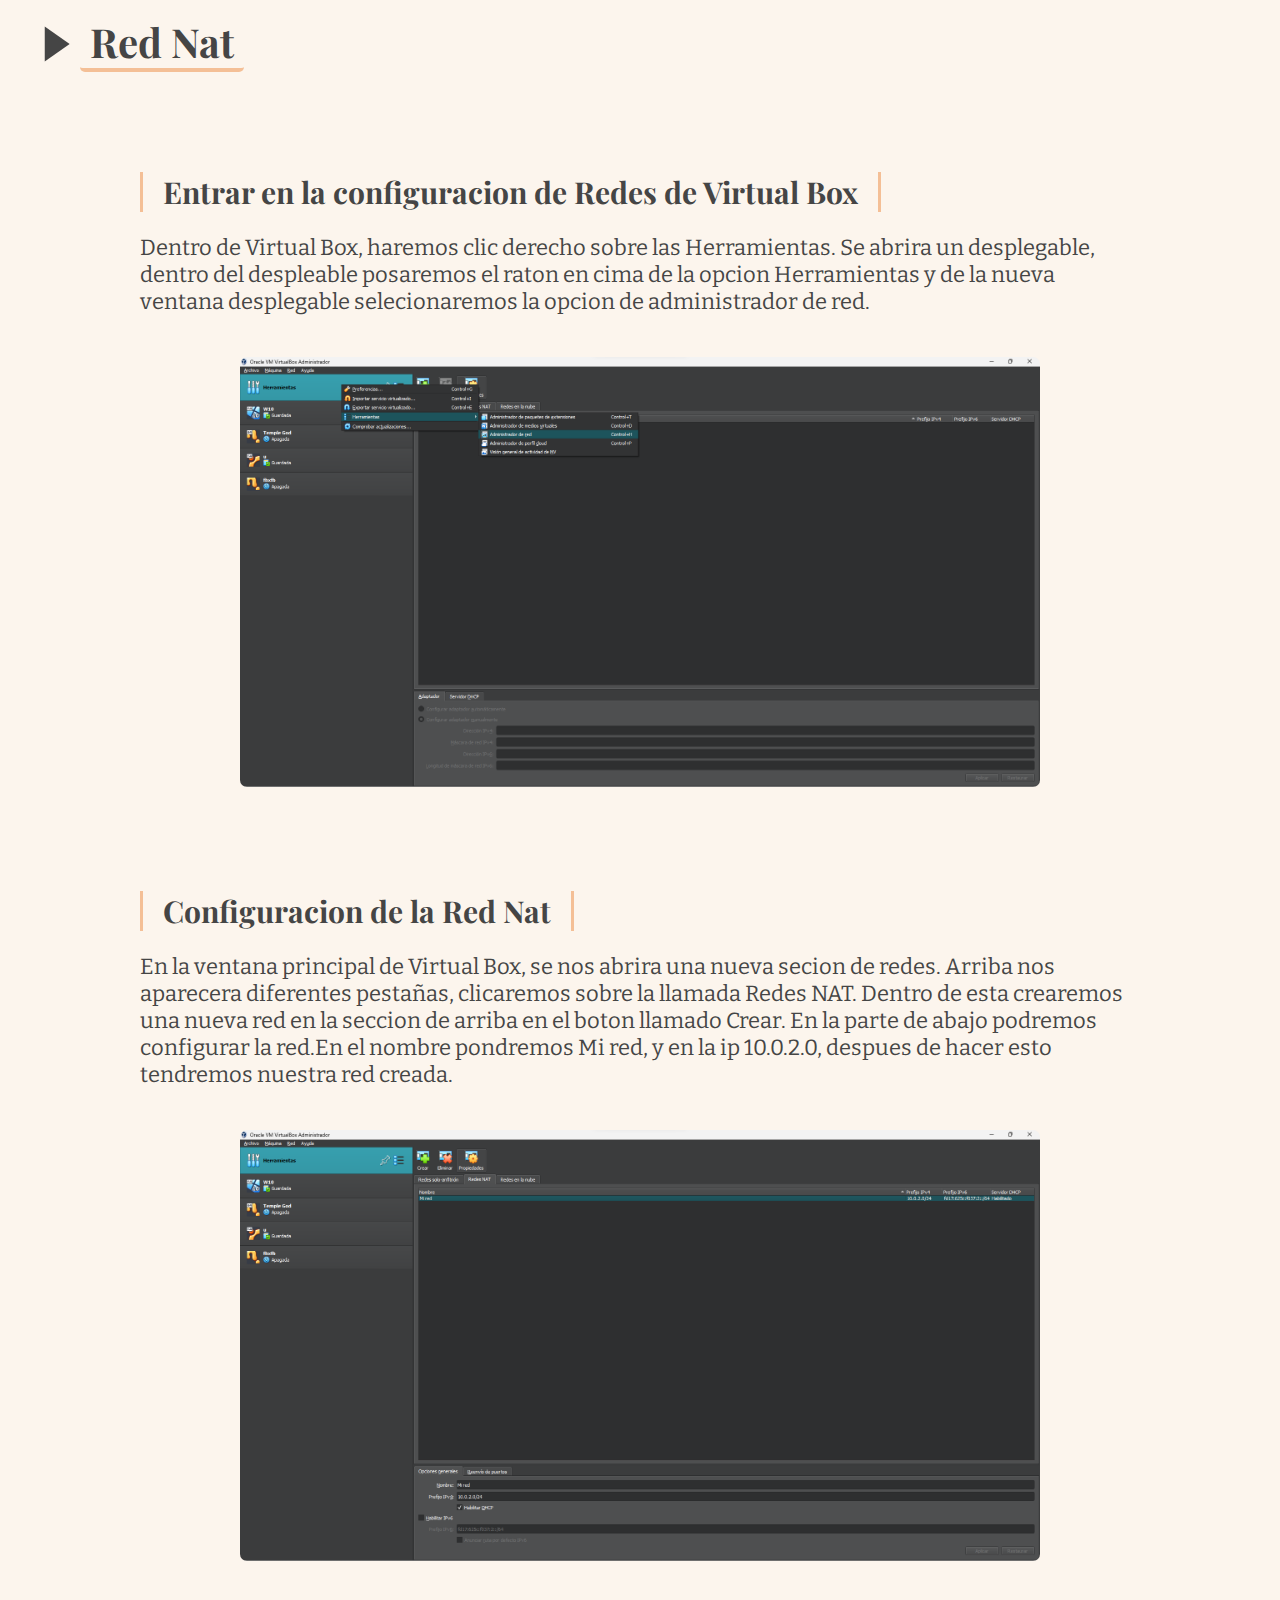
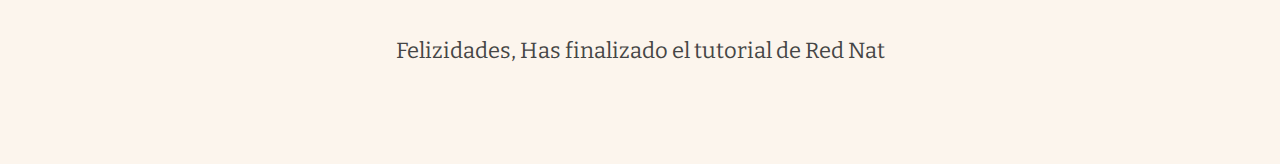
<file: Pagina/RN.html>
<!DOCTYPE html>
<html lang="en">
<head>
    <link rel="stylesheet" href="../Recursos/Css/styles.css">
    <link rel="stylesheet" href="../Recursos/Css/header.css">
    <link rel="stylesheet" href="../Recursos/Css/stylesC.css">
    <link rel="icon"  href="../Recursos/logo.ico" />   

    <meta charset="UTF-8">
    <meta name="viewport" content="width=device-width, initial-scale=1.0">
    <title>Red Nat</title>
</head>
<body>
    <header id="headerP">
        <svg onclick="history.go(-1)" fill="#454545" width="50px" height="50px" viewBox="0 0 32 32" xmlns="http://www.w3.org/2000/svg"><path d="M20.697 24L9.303 16.003 20.697 8z"/></svg>

        <h1 id="titulo">Red Nat</h1>
    </header>

    <main>

    

        <article>
            <h2>Entrar en la configuracion de Redes de Virtual Box</h2>
            <p>
                Dentro de Virtual Box, haremos clic derecho sobre las Herramientas. Se abrira un 
                desplegable, dentro del despleable posaremos el raton en cima de la opcion Herramientas
                y de la nueva ventana desplegable selecionaremos la opcion de administrador de red.
            </p>
            <img src="../Recursos/img/RN/redesVirtualBox.png" alt="Redes de Virtual Box">

        </article>



        <article>
            <h2>Configuracion de la Red Nat</h2>
            <p>
                En la ventana principal de Virtual Box, se nos abrira una nueva secion de redes. 
                Arriba nos aparecera diferentes pestañas, clicaremos sobre la llamada Redes NAT.
                Dentro de esta crearemos una nueva red en la seccion de arriba en el boton llamado Crear.
                En la parte de abajo podremos configurar la red.En el nombre pondremos Mi red, y en la ip 
                10.0.2.0, despues de hacer esto tendremos nuestra red creada.
            </p>
            <img src="../Recursos/img/RN/configuracionRedNat.png" alt="Configuracion de la Red Nat">

        </article>

        <footer>
            <p>Felizidades, Has finalizado el tutorial de Red Nat</p>
        </footer>


    </main>
</body>
</html>
</file>
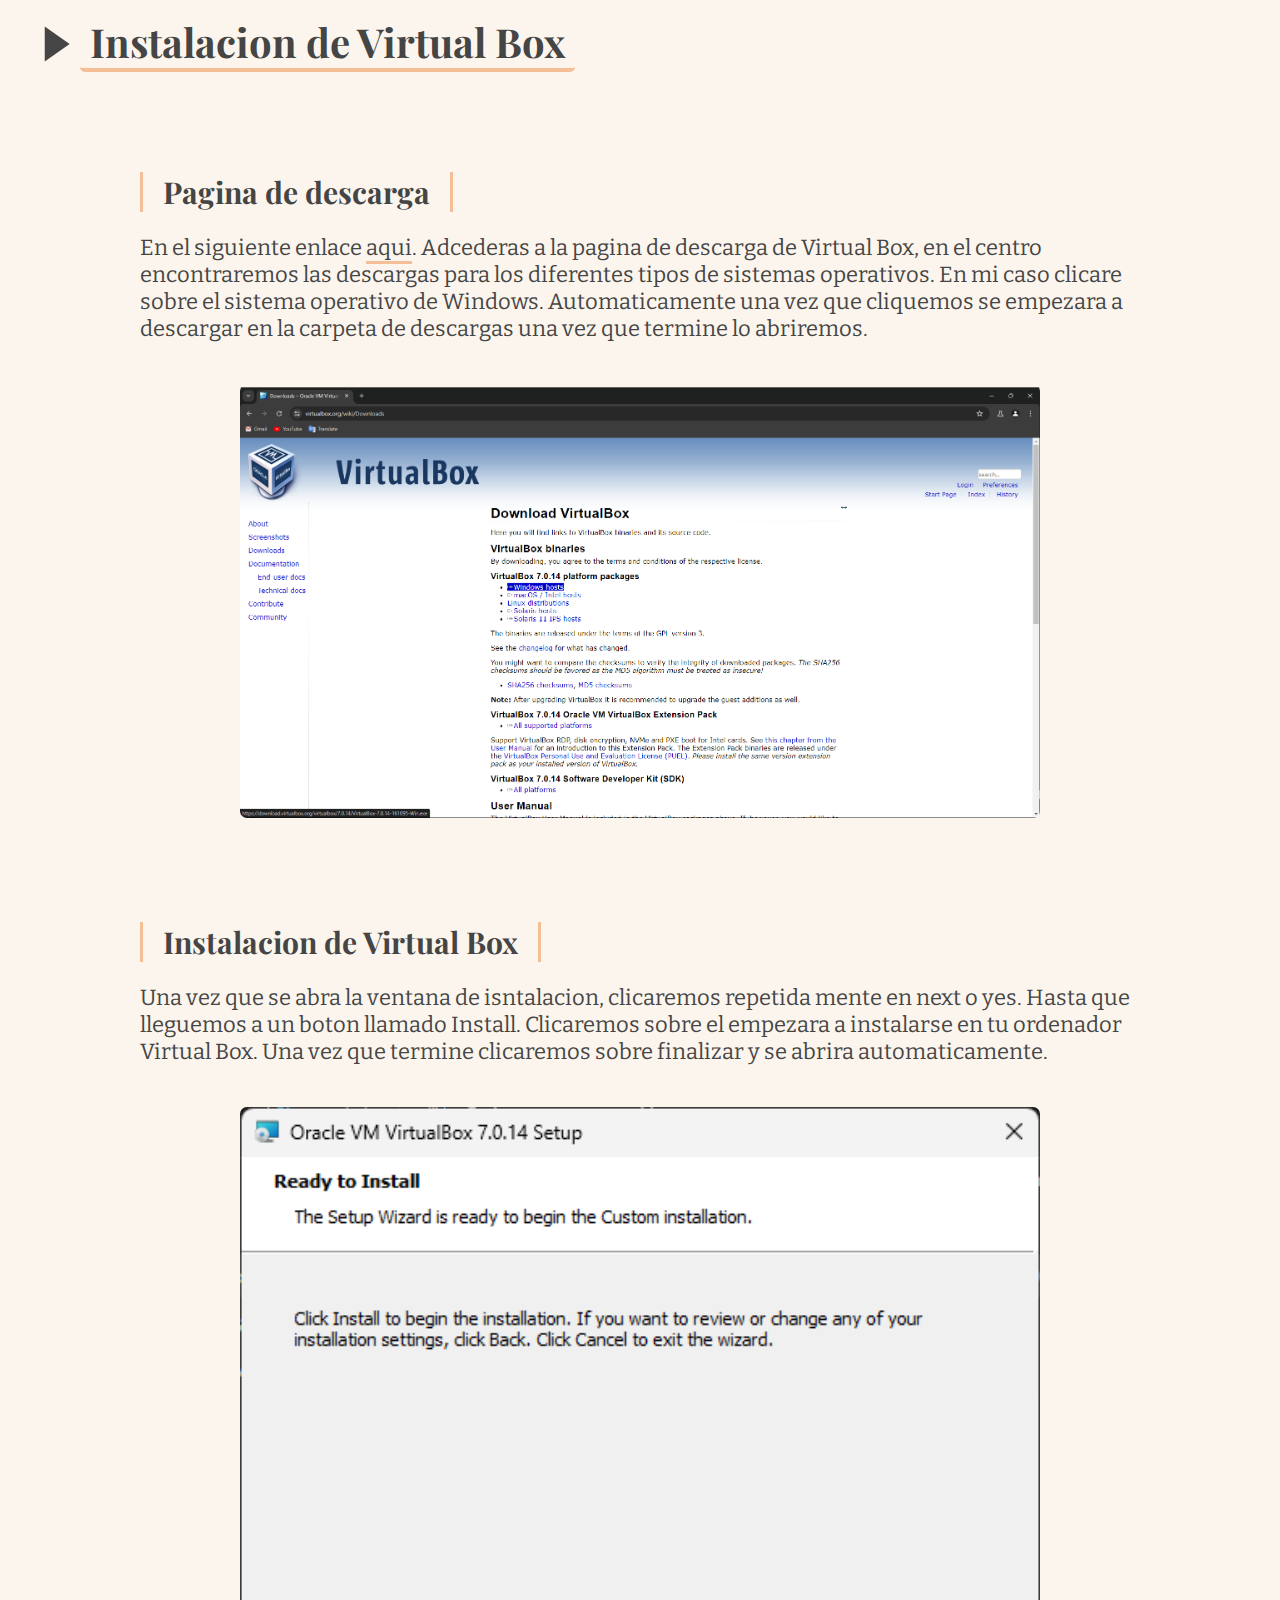
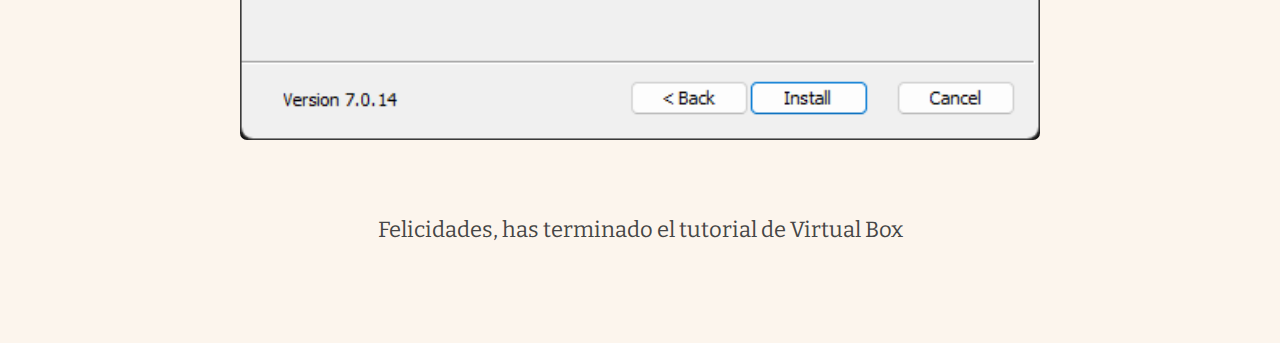
<file: Pagina/VirtualBox.html>
<!DOCTYPE html>
<html lang="en">
<head>
    <meta charset="UTF-8">
    <link rel="stylesheet" href="../Recursos/Css/styles.css">
    <link rel="stylesheet" href="../Recursos/Css/header.css">
    <link rel="stylesheet" href="../Recursos/Css/stylesC.css">
    <link rel="icon"  href="../Recursos/logo.ico" />   

    <meta name="viewport" content="width=device-width, initial-scale=1.0">
    <title>Virtual Box</title>
</head>
<body>
    <header id="headerP">
        
        <svg onclick="history.go(-1)" fill="#454545" width="50px" height="50px" viewBox="0 0 32 32" xmlns="http://www.w3.org/2000/svg"><path d="M20.697 24L9.303 16.003 20.697 8z"/></svg>

        <h1 id="titulo">Instalacion de Virtual Box</h1>
    </header>
    
    <main>
        
        <article>

            <h2>Pagina de descarga</h2>

            <p>
                En el siguiente enlace <a href="https://www.virtualbox.org/wiki/Downloads" target="_blank" rel="noopener">aqui</a>. Adcederas a la pagina de descarga de Virtual Box,
                en el centro encontraremos las descargas para los diferentes tipos de sistemas operativos. En mi caso clicare sobre el sistema operativo
                de Windows. Automaticamente una vez que cliquemos se empezara a descargar en la carpeta de descargas una vez que termine lo abriremos.
            </p>

            <img src="../Recursos/img/VB/paginaVirtualBox.png" alt="Pagina de descargar de Virtual Box">

        </article>

        
        <article>

            <h2>Instalacion de Virtual Box</h2>

            <p>
                Una vez que se abra la ventana de isntalacion, clicaremos repetida mente en next o yes. Hasta que lleguemos a un boton 
                llamado Install. Clicaremos sobre el empezara a instalarse en tu ordenador Virtual Box. Una vez que termine clicaremos sobre 
                finalizar y se abrira automaticamente.
            </p>

            <img src="../Recursos/img/VB/Instalar.png" alt="Pagina de descargar de Virtual Box">

        </article>


        <footer>
            <p>Felicidades, has terminado el tutorial de Virtual Box</p>
        </footer>



    </main>

</body>
</html>
</file>
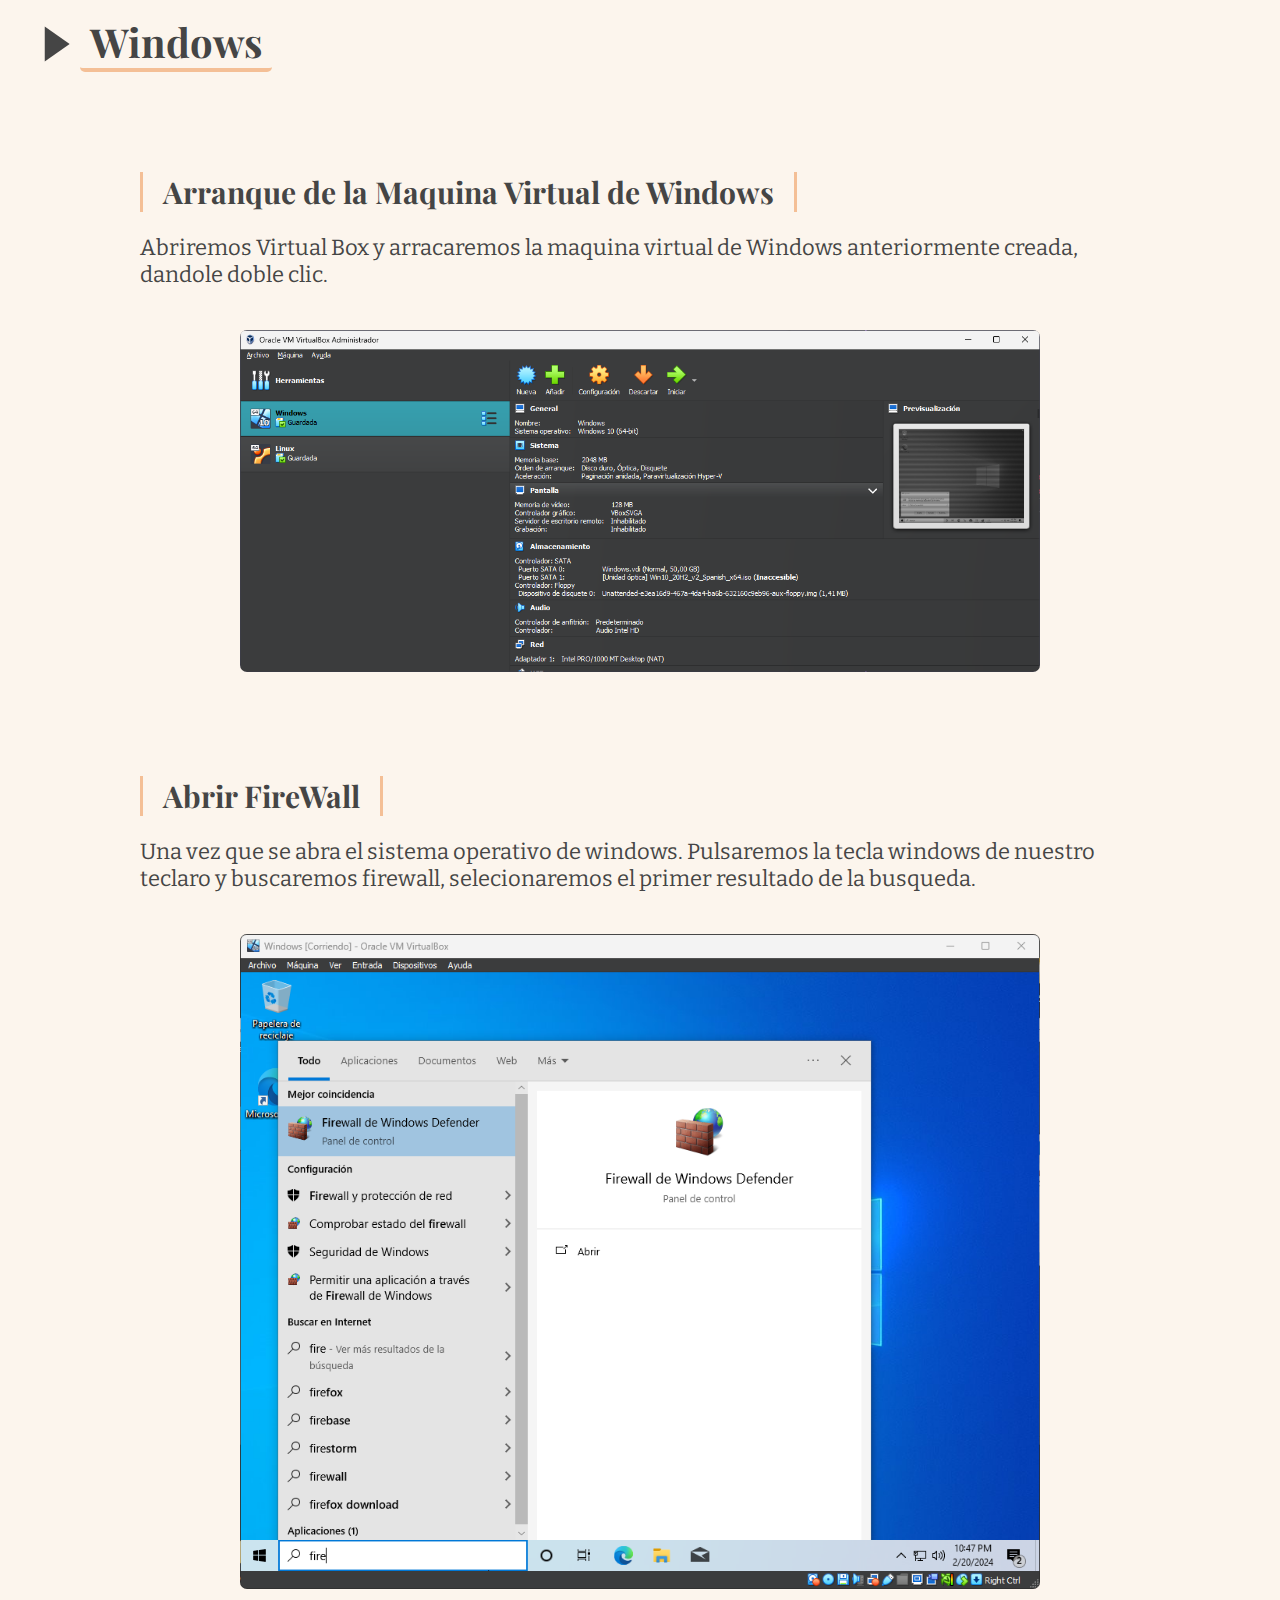
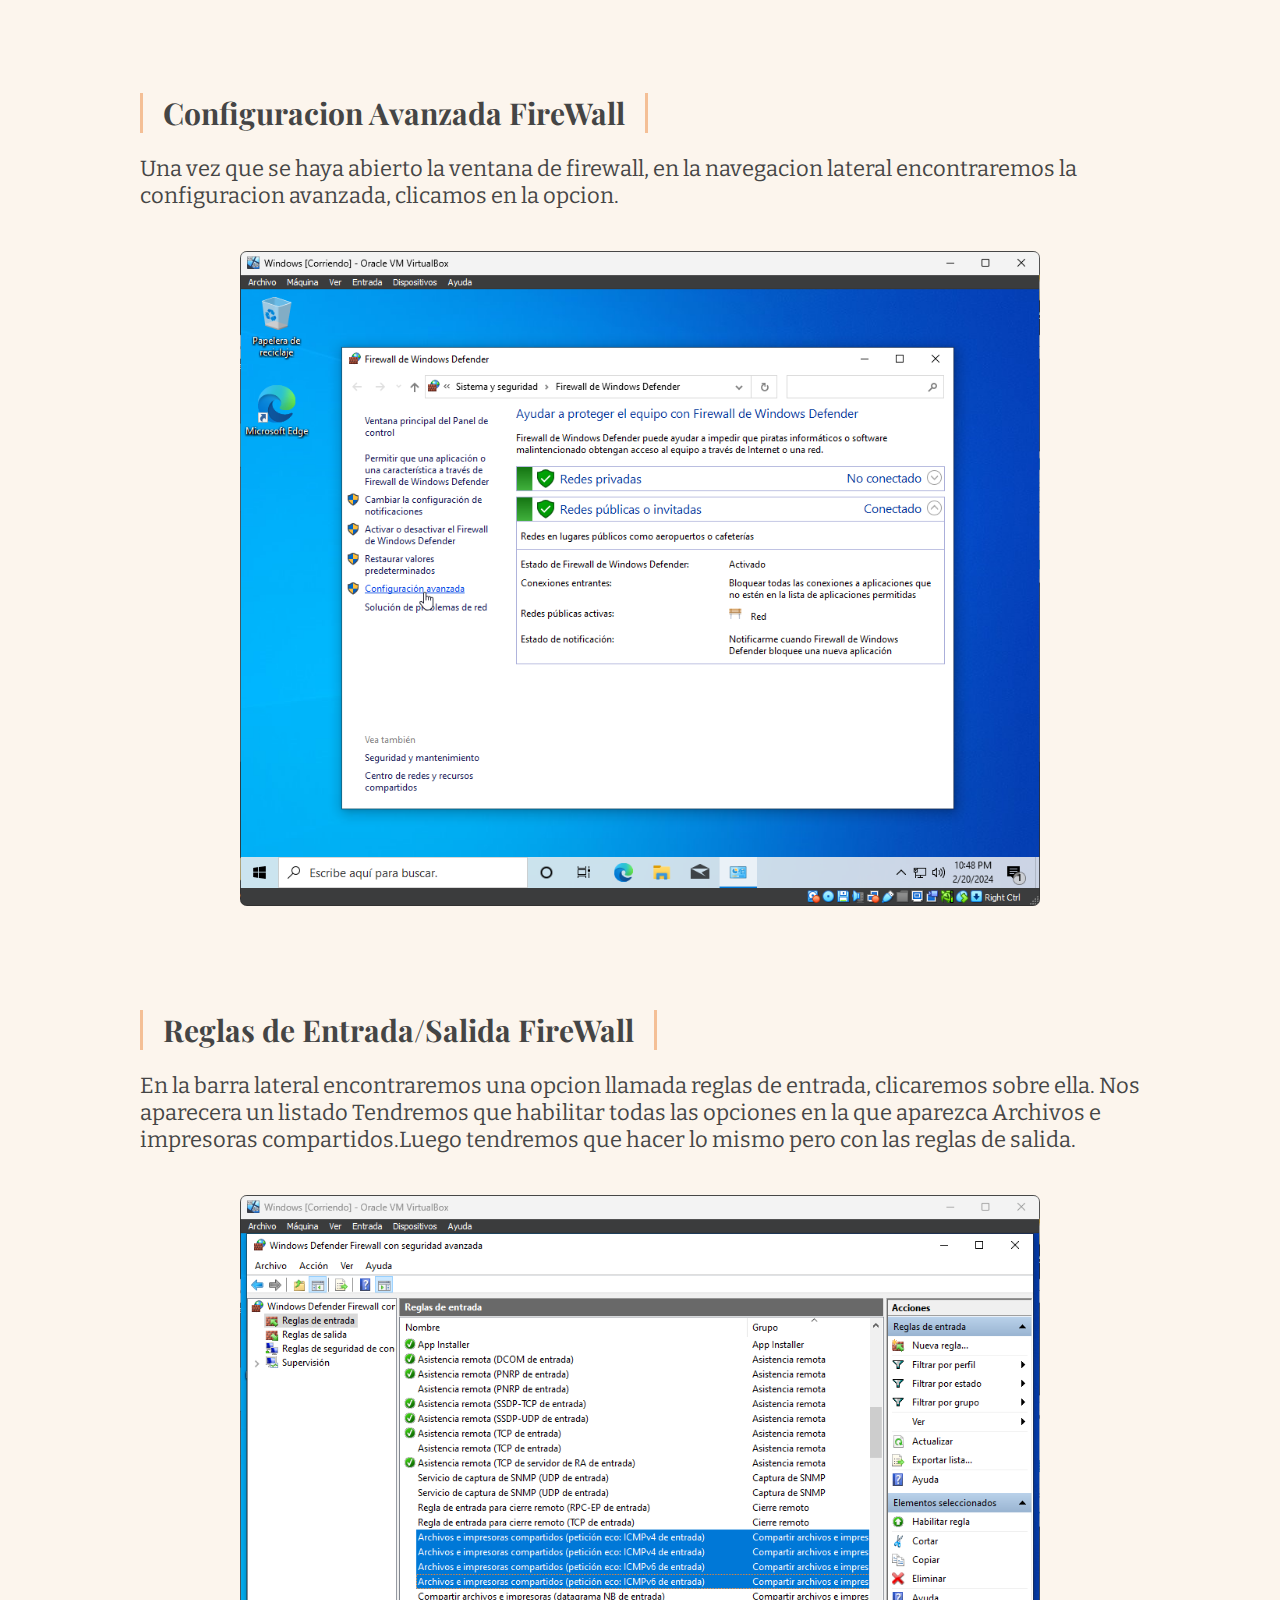
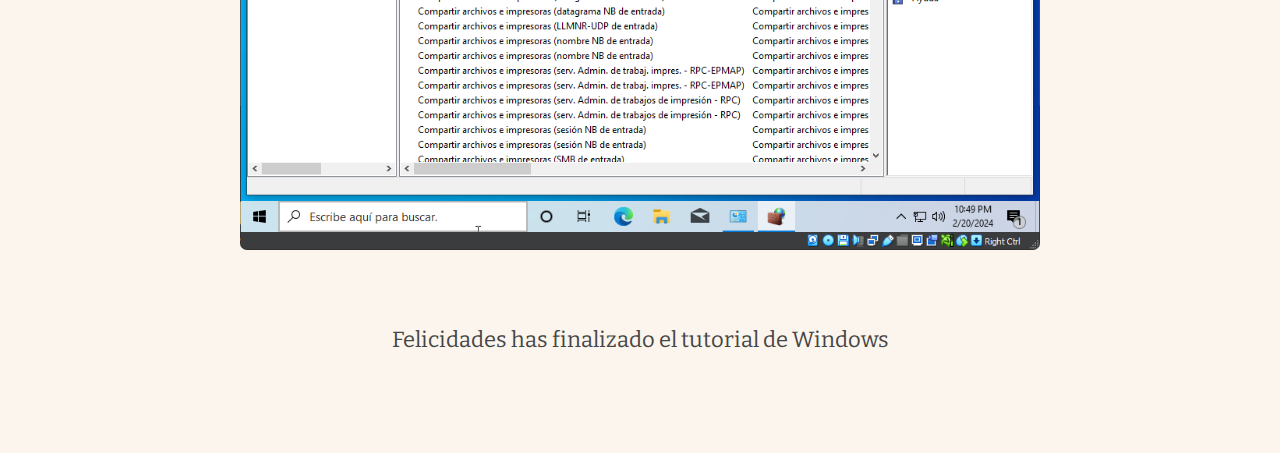
<file: Pagina/windows.html>
<!DOCTYPE html>
<html lang="en">
<head>
    <link rel="stylesheet" href="../Recursos/Css/styles.css">
    <link rel="stylesheet" href="../Recursos/Css/header.css">
    <link rel="stylesheet" href="../Recursos/Css/stylesC.css">

    <link rel="icon"  href="../Recursos/logo.ico" />   

    <meta charset="UTF-8">
    <meta name="viewport" content="width=device-width, initial-scale=1.0">
    <title>Windows</title>
</head>
<body>
    <header id="headerP">
        
        <svg onclick="history.go(-1)" fill="#454545" width="50px" height="50px" viewBox="0 0 32 32" xmlns="http://www.w3.org/2000/svg"><path d="M20.697 24L9.303 16.003 20.697 8z"/></svg>

        <h1 id="titulo">Windows</h1>
    </header>

    <main>
        <article>
            <h2>Arranque de la Maquina Virtual de Windows</h2>

            <p>
                Abriremos Virtual Box y arracaremos la maquina virtual de Windows anteriormente creada, dandole doble clic.
            </p>

            <img src="../Recursos/img/Windows/virtualBoxWindows.png" alt="Arracar la Maquina Virtual de Windows">

        </article>

        <article>
            <h2>Abrir FireWall</h2>

            <p>
                Una vez que se abra el sistema operativo de windows. Pulsaremos la tecla windows 
                de nuestro teclaro y buscaremos firewall, selecionaremos el primer resultado de la busqueda. 
            </p>

            <img src="../Recursos/img/Windows/AbrirFirewall.png" alt="Abrir FireWall">

        </article>

        <article>
            <h2>Configuracion Avanzada FireWall</h2>

            <p>
                Una vez que se haya abierto la ventana de firewall, en la navegacion lateral
                encontraremos la configuracion avanzada, clicamos en la opcion.
            </p>

            <img src="../Recursos/img/Windows/firewallConfiguracionAvanzada.png" alt="Configuracion avanzada de firewall">

        </article>

        <article>
            <h2>Reglas de Entrada/Salida FireWall</h2>

            <p>
                En la barra lateral encontraremos una opcion llamada reglas de entrada, clicaremos sobre ella.
                Nos aparecera un listado Tendremos que habilitar todas las opciones en la que aparezca 
                Archivos e impresoras compartidos.Luego tendremos que hacer lo mismo pero con las reglas de salida.
            </p>

            <img src="../Recursos/img/Windows/reglasFirewall.png" alt="Reglas de Entrada Firewall">

        </article>

        <footer>   
            <p>Felicidades has finalizado el tutorial de Windows</p>
        </footer>


    </main>
</body>
</html>
</file>
<file: Recursos/Css/styles.css>
@import url('https://fonts.googleapis.com/css2?family=Bitter:ital,wght@0,100..900;1,100..900&family=Playfair+Display:ital,wght@0,400..900;1,400..900&display=swap');

:root{
    --negro: #454545;
    --beige: #FCF5ED;
    --beigeA: #F4BF96;
}

body{
    background-color: var(--beige);
    margin: 0;
}

h1,h2,h3,h4,span{
    font-family: "Playfair Display", serif;
    color: var(--negro);
    margin: 0;
}

p{
    color: var(--negro);
    font-family: "Bitter", serif;
}

a{
    text-decoration: none;
    color: var(--negro);
}
</file>
<file: Recursos/Css/stylesIndex.css>
@import url('https://fonts.googleapis.com/css2?family=Playfair+Display:ital,wght@0,400..900;1,400..900&display=swap');



:root{
    --negro: #434343;
    --beige: #FCF5ED;
    --beigeA: #F4BF96;
}

body{
    overflow-y: scroll;

    scrollbar-width: thin;         
    scrollbar-color: var(--negro) var(--beige);
}

nav{
    display: flex;
    justify-content: center;
    align-items: start;
    flex-direction: column;
}

h2{
    margin: 0 0 0 20px;
    font-size: 130px;
    display: inline;
    transition: all 0.3s ease ;
}


h2:hover{
    transform: translate(20px);
}


a{
    text-decoration: none;
    color: var(--negro);
}

header{
    right: 20px;
    bottom: 73px;
    position: fixed;
    width: 270px;

}

header>h1{
    font-size: 50px;
    color: var(--negro);

}

footer{
    height: 50px;
    width: 100%;
    background-color: var(--negro);
    color: var(--beige);

    display: flex;
    justify-content: center;
    align-items: center;
}

footer>h3{
    color: var(--beige);
    margin: 0 10vw;
}

footer>span{
    font-size: 30px;
}
</file>
<file: Recursos/Css/header.css>
/*
    Estilos para cada uno de los encabezados de cada subPagina
*/

/*
    margin top para separar el elemento a traver de un margen superior
    display flex organiza los elementos del interior de forma grupal y 
    con alignitems y justifycontent indico donde quiero que se agrupe
*/
header{
    margin-top: 15px;
    display: flex;
    align-items: center;
    justify-content: left;
}

/*
    Al llamar las estiquetas de esta forma indico que solamente las etiquetas svg que estan
    ya dentro de una etiqueta header cumplan las siguientes especificaciones

    El elmento original va a rotar 180 grados y va a tener un tamaño mas grande si scale es mayor de 1 va ha aumentar 
    su tamaño y si es inferior lo va a reducir
    transition sirve para hacer transiciones de dos estados de un elemento en este caso le damos un tiempo de 2 ms
    y una transicion ease ademas de que afectara a todos los elementos que se cambien del elemento
    cursor pointer indico que cuando el raton este encima cambie de cursor
*/

header > svg{
    margin-left: 30px;
    transform: rotate(180deg) scale(1.4);
    transition: .2s ease;
    cursor: pointer;
}

/*
    Cuando se pase el raton por encima de una etiqueta svg que este dentro de una etiqueta header 
    rotara y se escalara a un nos nuevos valores
*/

header > svg:hover{

    transform: rotate(0deg) scale(1.2);
}

/*
    font-size se le cambiara el tamaño de la letra a la establecida
    borderbottom aparecera una linea en la parte inferior del elemento de anchura 4px tipo solido y con el color que le estoy indicando
    como en el documeto html estoy llamando primero al que tiene las variable de los colores puedo volver a llamarlo sin tener que 
    volver a escribir las variables en la raiz
    display inline para que que el cuerpo de la etiqueta solo sea lo que se ve
    border radius redondea las esquinas de los elementos
    padding agrega una separacion entre el borde y el contenido 
*/

h1{
    font-size: 40px;
    border-bottom: 4px solid var(--beigeA);
    display: inline;
    border-radius: 5px;
    padding: 0 10px;
}
</file>
<file: Recursos/Css/stylesC.css>
main{
    margin: 100px auto;
    width: 1000px;
}

article{
    margin-top: 50px;
}

h2{
    font-size: 30px;
    border-left: 3px solid var(--beigeA);
    border-right: 3px solid var(--beigeA);
    display: inline;
    padding: 0 20px ;
}

p{
    font-size: 22px;
}

code{
    display: block;
    background-color: white;
    font-size: 20px;
    padding: 10px 0;
}

img{

    width: 800px;
    border-radius: 7px;
    margin: 20px 100px 50px;
}

a{
    border-bottom: 3px solid var(--beigeA);
    color: var(--negro);
}

footer{
    text-align: center;
    font-size: 28px;
}
</file>
<file: Recursos/Css/stylesMV.css>
@import url('https://fonts.googleapis.com/css2?family=Playfair+Display:ital,wght@0,400..900;1,400..900&display=swap');


header{
    margin-top: 15px;
    display: flex;
    align-items: center;
    justify-content: left;
}

#headerP>svg{
    margin-left: 30px;
    transform: rotate(180deg) scale(1.4);
    transition: 0.2s ease;
    cursor: pointer;

}

#headerP>svg:hover{

    transform: rotate(0deg) scale(1.2);
}

h1{
    
    font-size: 40px;
    border-bottom: 4px solid var(--beigeA);
    display: inline;
    border-radius: 5px;
    padding: 0 10px;
}

.selectMV > h2{
    margin: 10px 0;
}

main{
    display: flex;
    justify-content: center;
    align-items: center;
    height: 85vh;
    gap: 100px;
}

.selectMV {
    border-radius: 15px;
    width: 350px;
    border: 5px solid var(--beigeA);
    display: flex;
    justify-content: space-between;
    align-items: center;
    flex-direction: column;
    cursor: pointer;
    transition: all 0.4s linear;
}

.selectMV:hover{

    transform: scale(1.2);
}


main> div > img{
    width: 200px;
    padding: 20px 0;
}


#VE1,#VE2{
    background-color: rgba(0, 0, 0, 0.269);
    z-index: 3;
    width: 100vw;
    height: 100vh;
    position: fixed;
    top: 0;
    left: 0;
    display: none;
    justify-content: center;
    align-items: center;
}


.cuerpo{
    background-color: var(--beige);
    max-width: 800px;
    height: 700px;
    border-radius: 10px 5px 5px 10px;
    padding: 0 20px 5px;

    overflow: auto;
}

.cuerpo::-webkit-scrollbar{
    width: 10px;
    background-color: var(--beige);
    border-radius: 15px;
    
}
.cuerpo::-webkit-scrollbar-thumb{
    background-color: var(--negro);
    border-radius: 15px;
    border-right: 5px solid var(--beige);
    
}


.headerVE > h2{
    font-size: 30px;
}

.headerVE > svg{
    transition: 0.2s linear;
    cursor: pointer;
}

.headerVE > svg:hover{
    transform: rotate(90deg);
}

.cuerpo>article{
    margin-top: 30px;
}

a{
    border-bottom: 3px solid var(--beigeA);
    color: var(--negro);
}

article {
    margin: 0 20px;
}

article > h3{
    font-size: 26px;
}

article > section> p{
    font-size: 18px;
    
    text-align: center;
}


article> section > img{
    margin-bottom: 50px;
    width: 100%;
    border-radius: 5px;
}

.cuerpo > footer{
    text-align: center;
    font-size: 18px;
}
</file>
